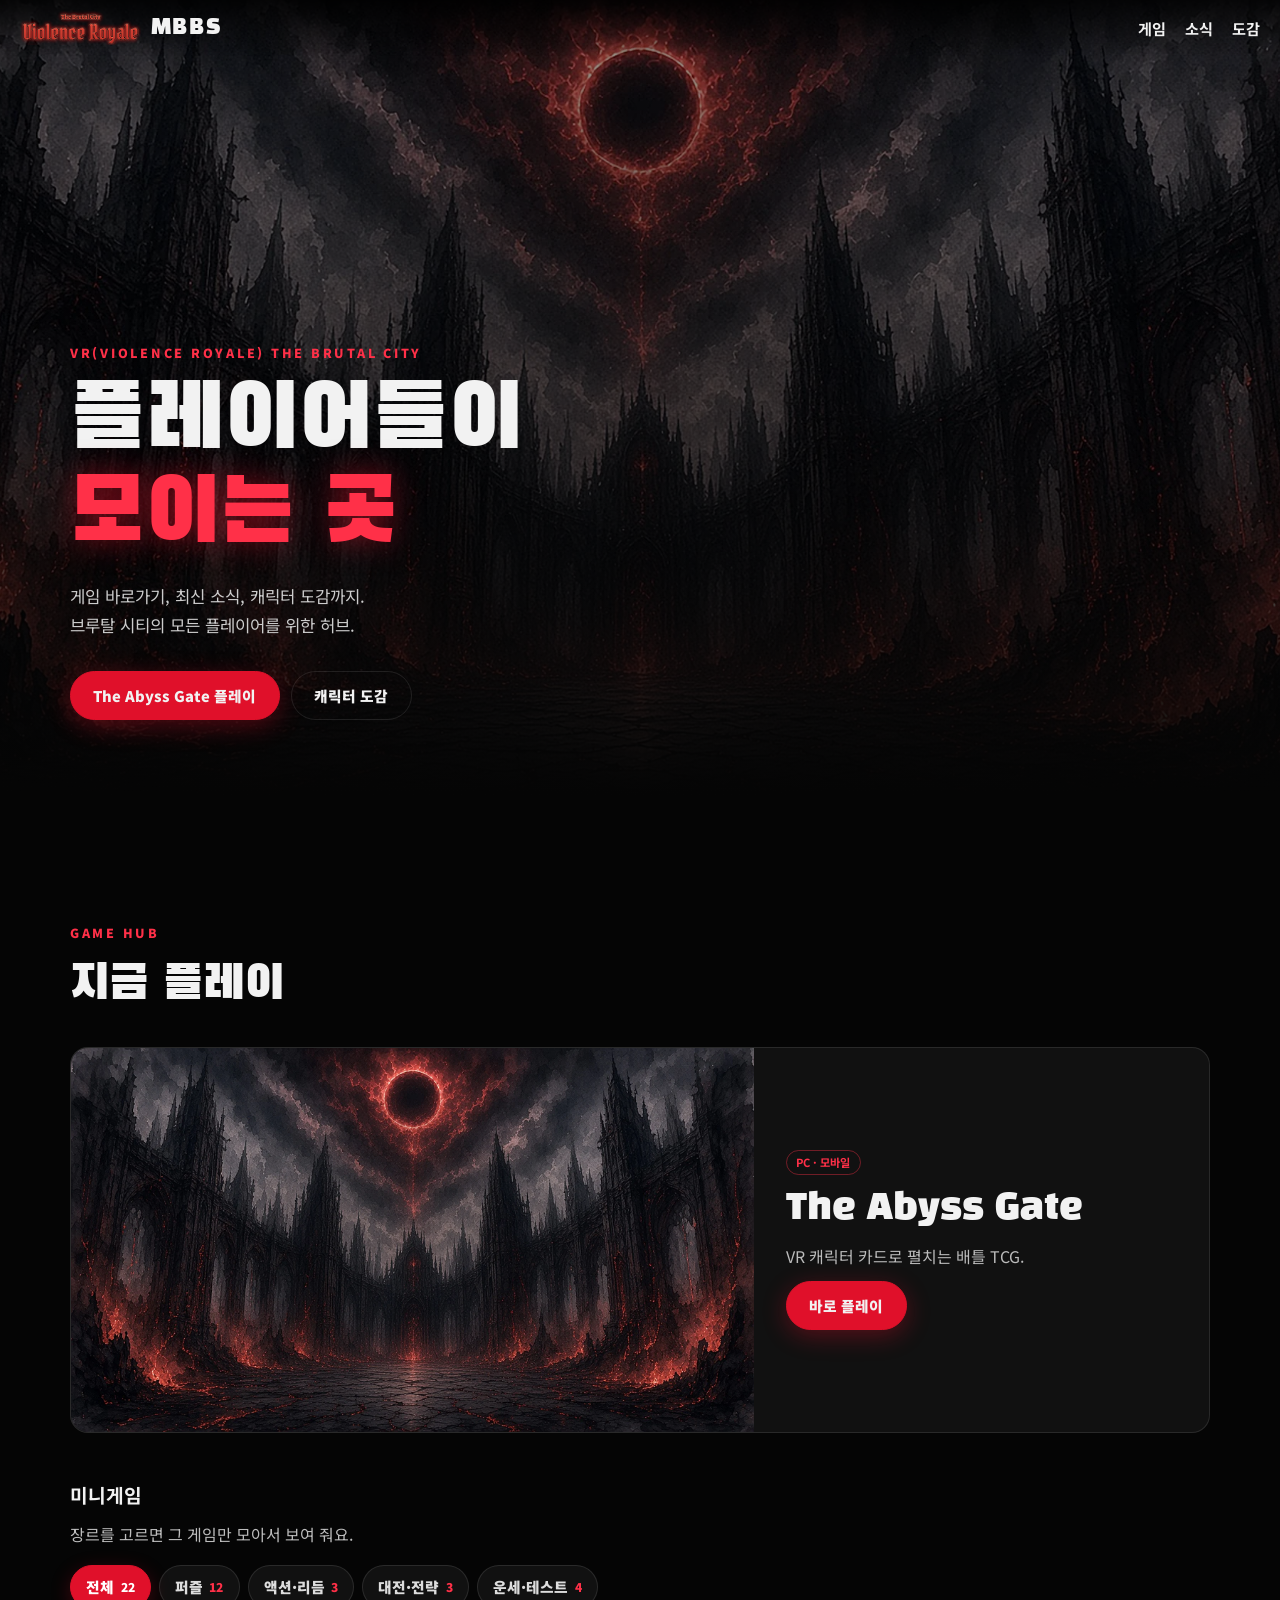
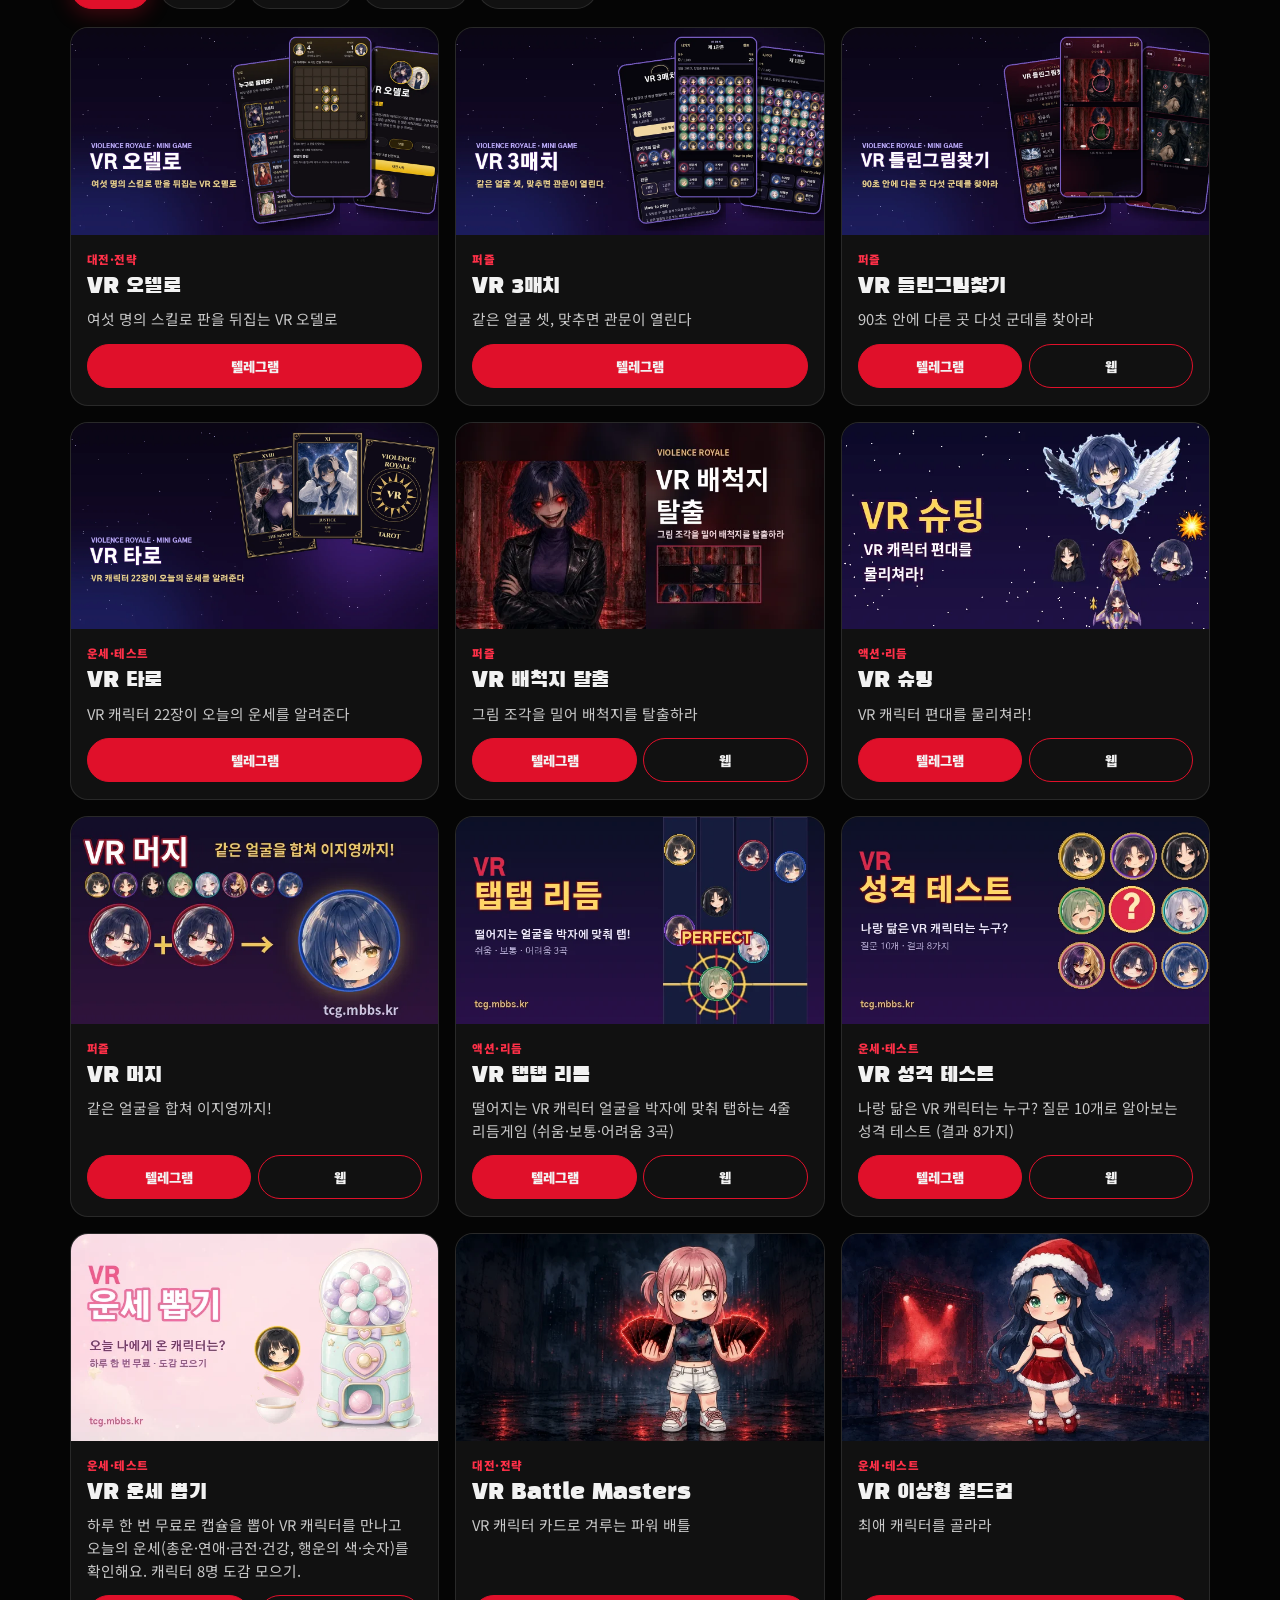
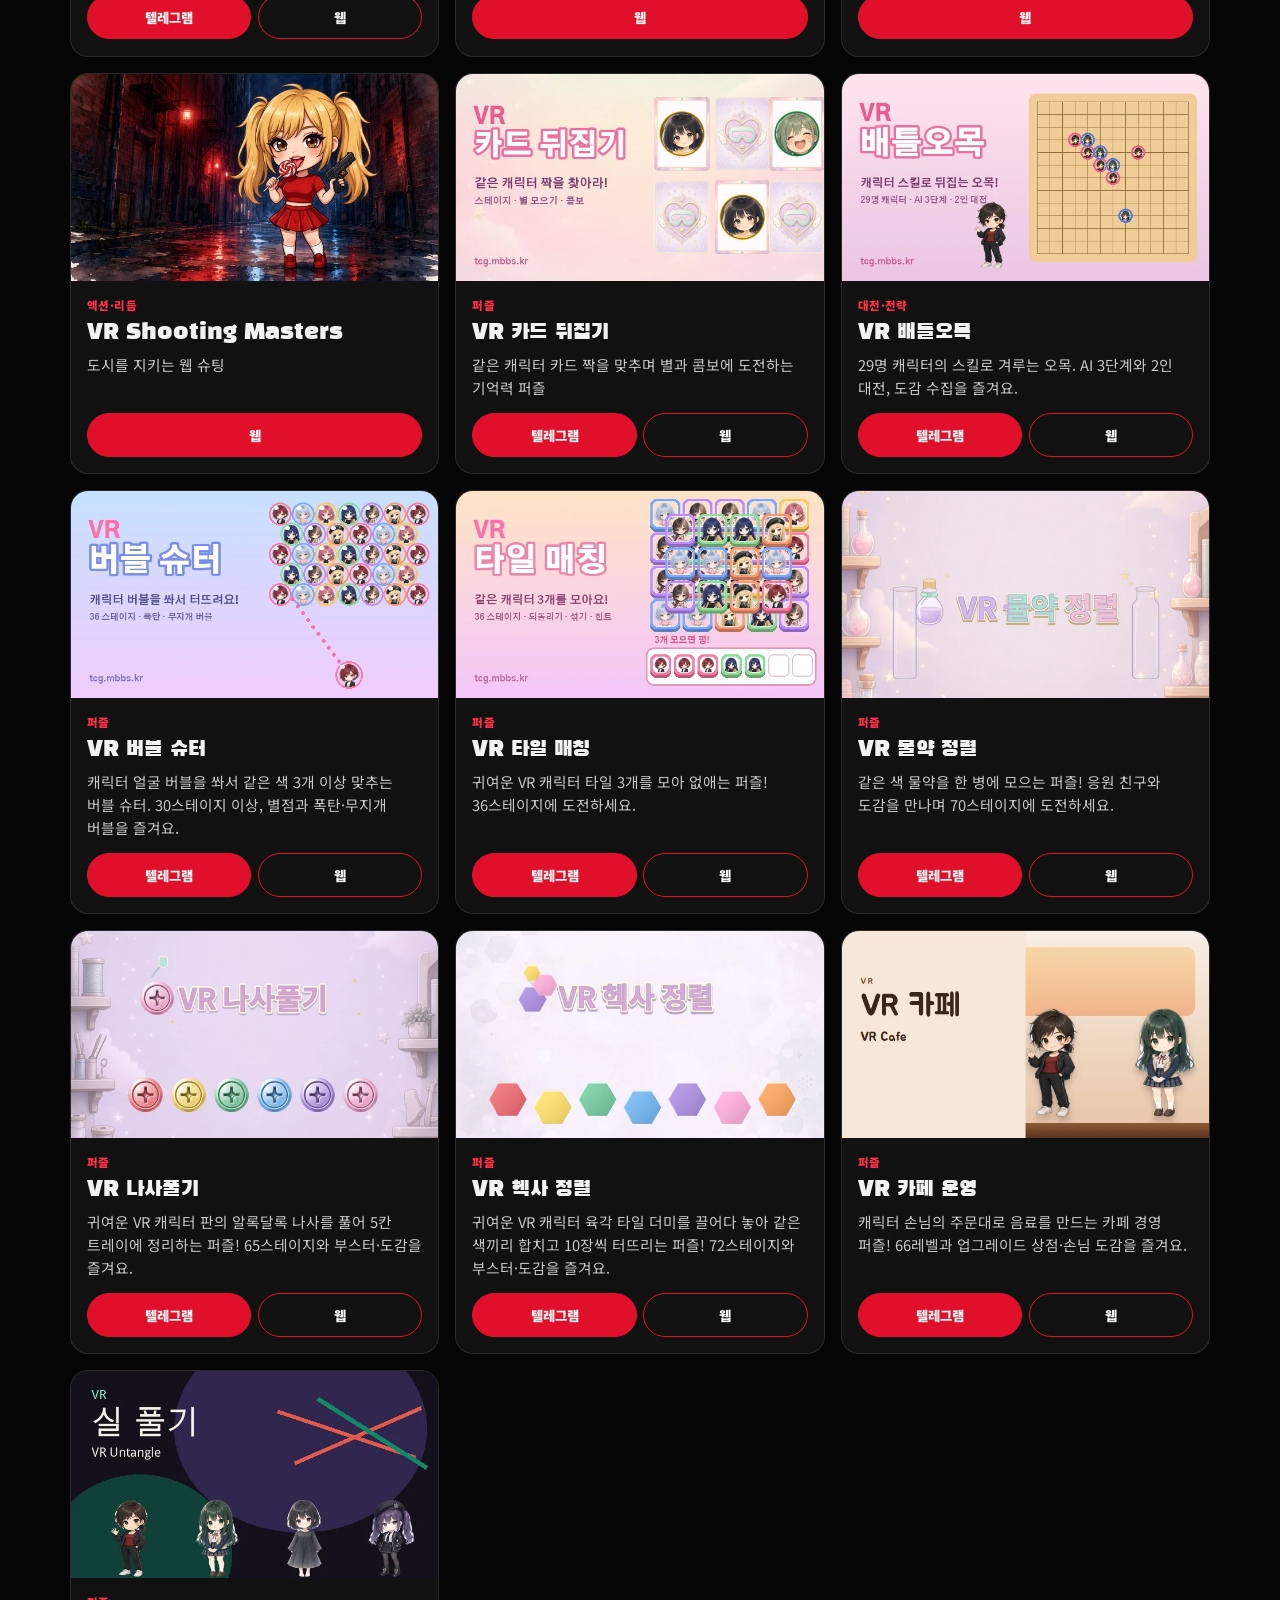
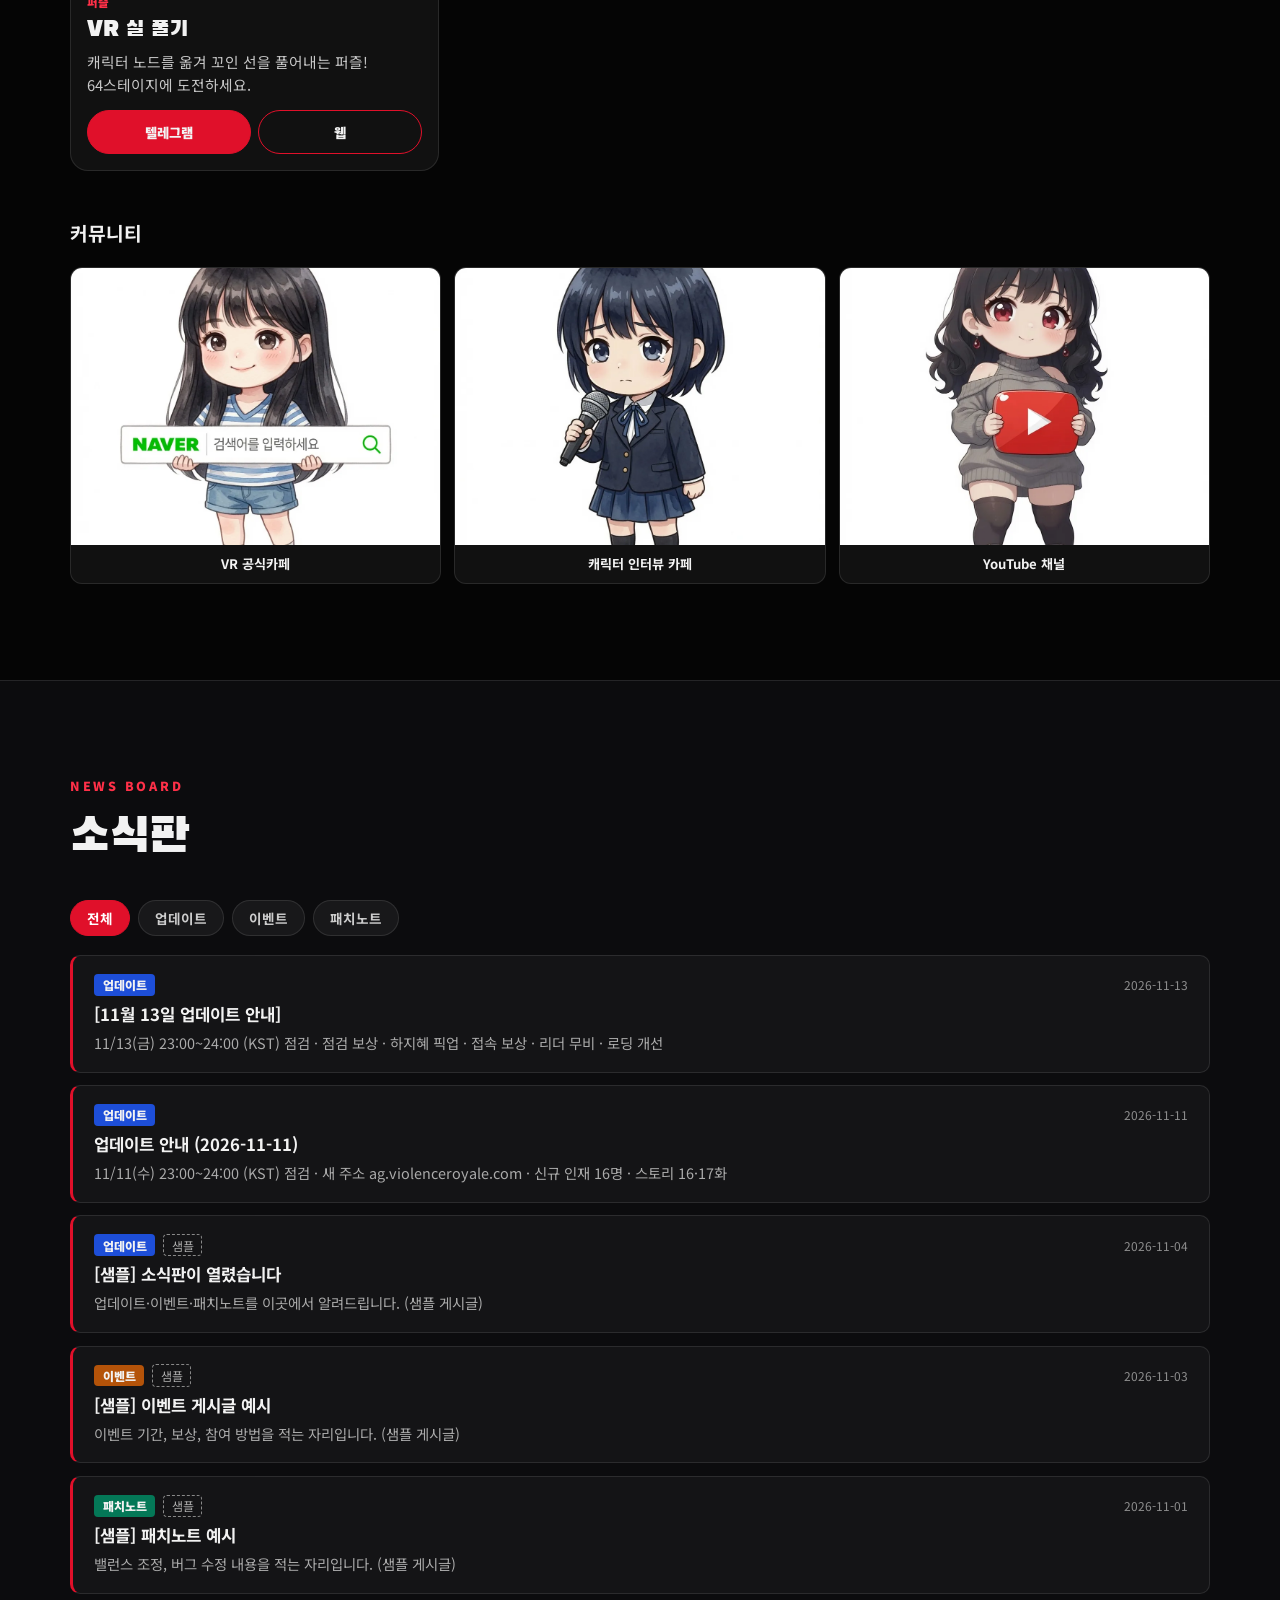
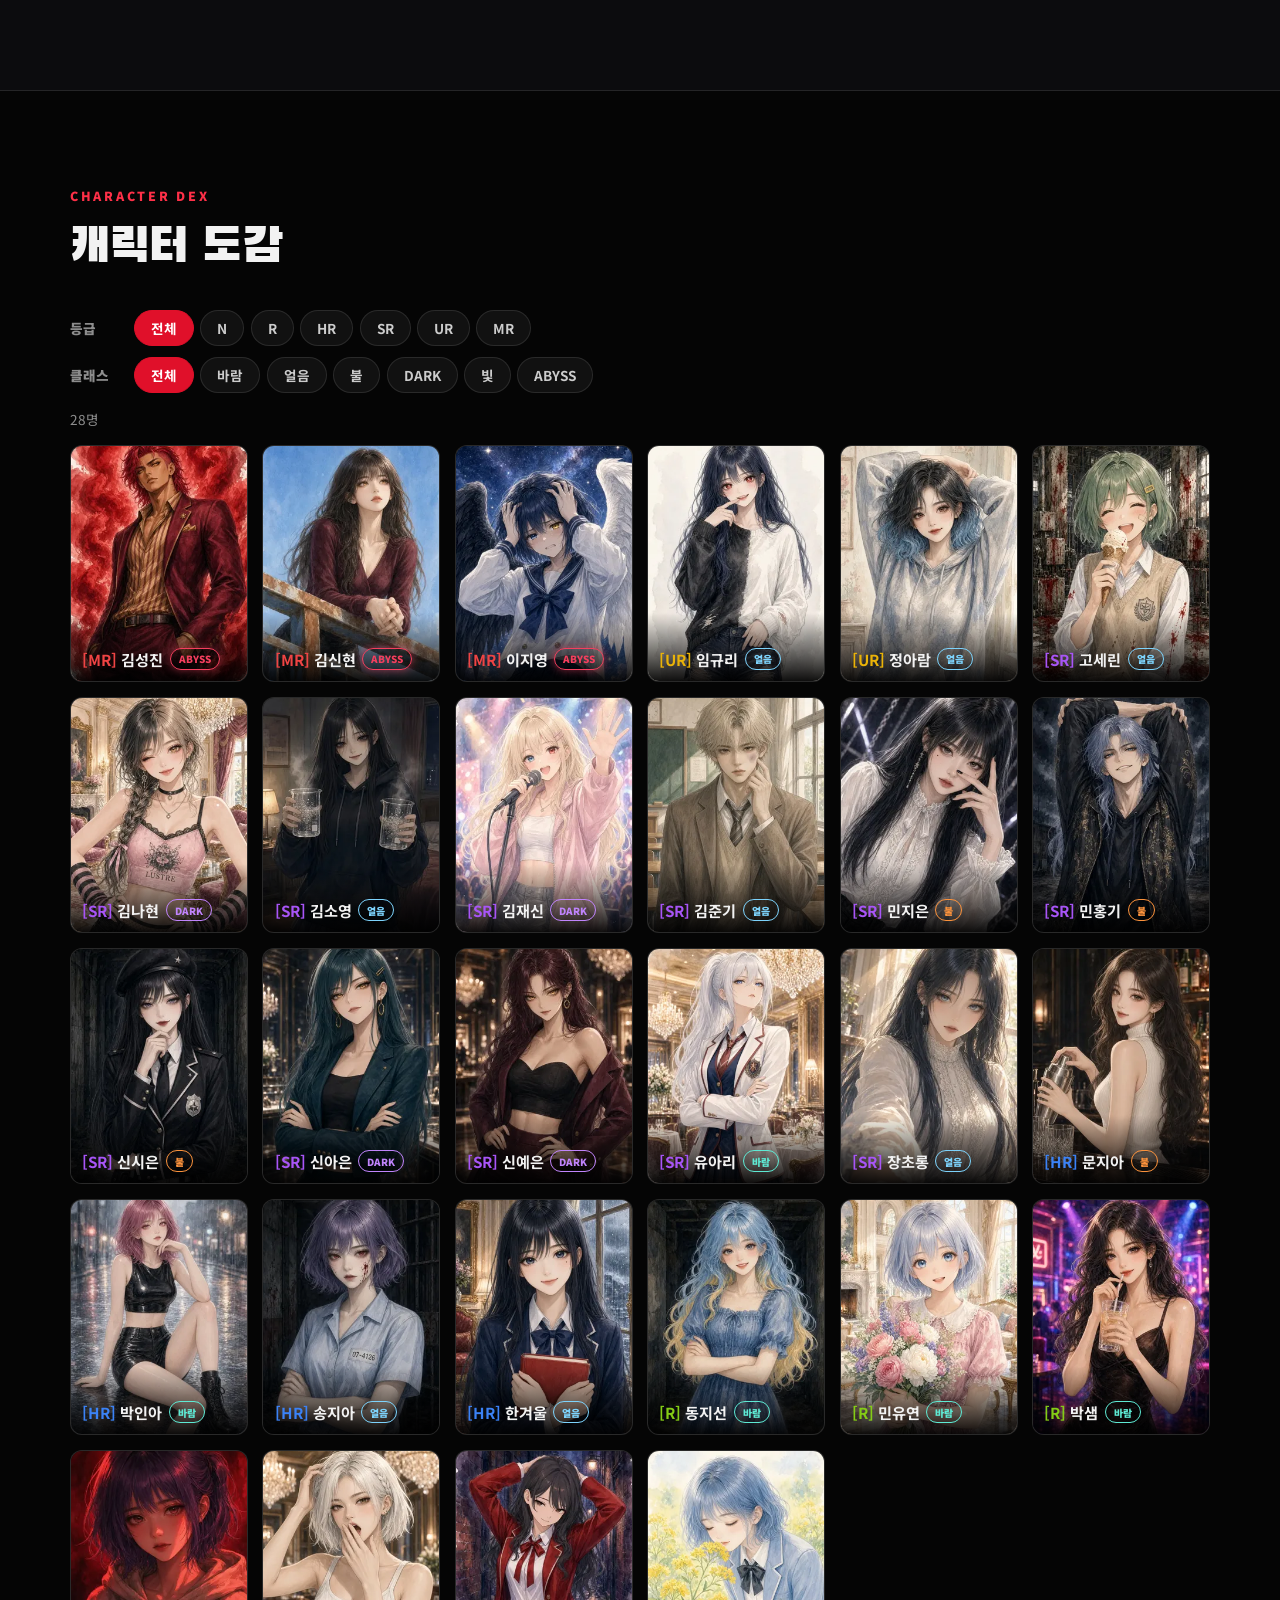
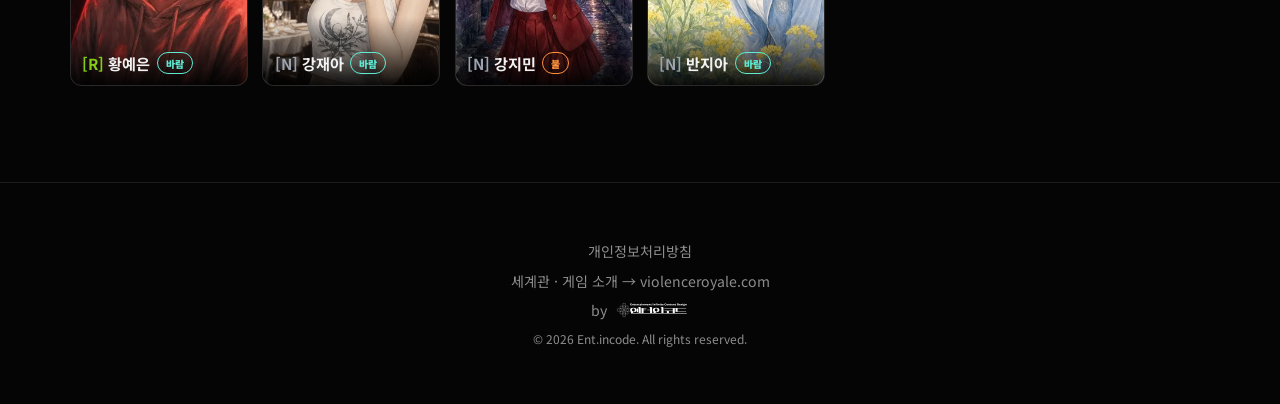
<file: index.html>
<!doctype html><html lang="ko"><head><meta charset="utf-8">
<meta name="viewport" content="width=device-width,initial-scale=1">
<title>MBBS.KR | VR(Violence Royale) The Brutal City 플레이어 허브</title>
<meta name="description" content="MBBS.KR은 VR 브루탈 시티의 플레이어 허브입니다. 게임 허브와 미니게임, 소식판, 캐릭터 도감을 한곳에서 만나 보세요.">
<meta name="keywords" content="Violence Royale, The Brutal City, The Abyss Gate, 어비스게이트, VR 오델로, VR 3매치, VR 틀린그림찾기, VR 타로, 캐릭터 도감, MBBS">
<link rel="canonical" href="https://mbbs.kr/">
<meta property="og:type" content="website">
<meta property="og:site_name" content="MBBS.KR">
<meta property="og:locale" content="ko_KR">
<meta property="og:url" content="https://mbbs.kr/">
<meta property="og:title" content="MBBS.KR — VR The Brutal City 플레이어 허브">
<meta property="og:description" content="MBBS.KR은 VR 브루탈 시티의 플레이어 허브입니다. 게임 허브와 미니게임, 소식판, 캐릭터 도감을 한곳에서 만나 보세요.">
<meta property="og:image" content="https://mbbs.kr/img/og-share.jpg">
<meta property="og:image:width" content="1200">
<meta property="og:image:height" content="630">
<meta name="twitter:card" content="summary_large_image">
<meta name="twitter:title" content="MBBS.KR — VR The Brutal City 플레이어 허브">
<meta name="twitter:description" content="MBBS.KR은 VR 브루탈 시티의 플레이어 허브입니다. 게임 허브와 미니게임, 소식판, 캐릭터 도감을 한곳에서 만나 보세요.">
<meta name="twitter:image" content="https://mbbs.kr/img/og-share.jpg">
<link rel="icon" type="image/webp" href="img/favicon.webp">
<link rel="apple-touch-icon" href="img/apple-touch-icon.png">
<link rel="preconnect" href="https://fonts.googleapis.com"><link rel="preconnect" href="https://fonts.gstatic.com" crossorigin>
<link href="https://fonts.googleapis.com/css2?family=Black+Han+Sans&family=Noto+Sans+KR:wght@400;700;900&display=swap" rel="stylesheet">
<link rel="stylesheet" href="style.css?v=81176b71cd31">
<script async src="https://www.googletagmanager.com/gtag/js?id=G-9WVC443VE6"></script>
<script>window.dataLayer=window.dataLayer||[];function gtag(){dataLayer.push(arguments);}gtag('js',new Date());gtag('config','G-9WVC443VE6');</script>
<script type="text/javascript">(function(c,l,a,r,i,t,y){c[a]=c[a]||function(){(c[a].q=c[a].q||[]).push(arguments)};t=l.createElement(r);t.async=1;t.src="https://www.clarity.ms/tag/"+i;y=l.getElementsByTagName(r)[0];y.parentNode.insertBefore(t,y);})(window, document, "clarity", "script", "zbawtgawtd");</script>
<script type="application/ld+json">{"@context":"https://schema.org","@graph":[{"@type":"WebSite","@id":"https://mbbs.kr/#website","url":"https://mbbs.kr/","name":"MBBS.KR","description":"MBBS.KR은 VR 브루탈 시티의 플레이어 허브입니다. 게임 허브와 미니게임, 소식판, 캐릭터 도감을 한곳에서 만나 보세요.","inLanguage":"ko-KR","publisher":{"@id":"https://entincode.co.kr/#organization"}},{"@type":"Organization","@id":"https://entincode.co.kr/#organization","name":"Ent.incode","url":"https://entincode.co.kr/","sameAs":["https://violenceroyale.com/","https://entincode.co.kr/"]}]}</script>
</head><body>
<header class="nav"><a class="brand" href="#top"><img src="assets/img/vr-logo.webp" alt="Violence Royale"><span>MBBS</span></a>
<nav><a href="#games">게임</a><a href="#news">소식</a><a href="#dex">도감</a></nav></header>
<section class="hero" id="top"><div class="hero-in">
<p class="kicker">VR(Violence Royale) The Brutal City</p>
<h1>플레이어들이<br><em>모이는 곳</em></h1>
<p class="lead">게임 바로가기, 최신 소식, 캐릭터 도감까지.<br>브루탈 시티의 모든 플레이어를 위한 허브.</p>
<div class="cta"><a class="btn red" href="https://tcg.mbbs.kr" target="_blank" rel="noopener">The Abyss Gate 플레이</a><a class="btn ghost" href="#dex">캐릭터 도감</a></div>
</div></section>

<section class="sec" id="games"><div class="wrap">
<p class="kicker">GAME HUB</p><h2>지금 플레이</h2>
<a class="feat" href="https://tcg.mbbs.kr" target="_blank" rel="noopener"><img src="assets/img/bg-tower_boss_pc.webp" alt="The Abyss Gate" loading="lazy"><div><span class="tag">PC · 모바일</span><h3>The Abyss Gate</h3><p>VR 캐릭터 카드로 펼치는 배틀 TCG.</p><b class="btn red">바로 플레이</b></div></a>
<div class="mg-catalog" id="mgCatalog">
<h3 class="sub">미니게임</h3>
<p class="mg-lead">장르를 고르면 그 게임만 모아서 보여 줘요.</p>
<div class="mg-tabs" id="mgTabs" role="tablist" aria-label="미니게임 장르">
 <a class="mg-tab" role="tab" id="mgcat-all" href="#games" data-cat="all" aria-selected="true" aria-controls="mgGrid">전체 <span class="mg-n"></span></a>
 <a class="mg-tab" role="tab" id="mgcat-puzzle" href="?mg=puzzle#games" data-cat="puzzle" aria-selected="false" aria-controls="mgGrid">퍼즐 <span class="mg-n"></span></a>
 <a class="mg-tab" role="tab" id="mgcat-action" href="?mg=action#games" data-cat="action" aria-selected="false" aria-controls="mgGrid">액션·리듬 <span class="mg-n"></span></a>
 <a class="mg-tab" role="tab" id="mgcat-versus" href="?mg=versus#games" data-cat="versus" aria-selected="false" aria-controls="mgGrid">대전·전략 <span class="mg-n"></span></a>
 <a class="mg-tab" role="tab" id="mgcat-fortune" href="?mg=fortune#games" data-cat="fortune" aria-selected="false" aria-controls="mgGrid">운세·테스트 <span class="mg-n"></span></a>
</div>
<p class="sr" id="mgLive" aria-live="polite"></p>
<div class="mg-grid" id="mgGrid" role="tabpanel" aria-labelledby="mgcat-all">
 <article class="mg-card" data-id="othello" data-cat="versus"><img src="assets/img/mg-othello.webp" alt="VR 오델로" loading="lazy"><div class="mg-body"><p class="mg-k">대전·전략</p><h4>VR 오델로</h4><p class="mg-d">여섯 명의 스킬로 판을 뒤집는 VR 오델로</p><div class="mg-plats"><a class="plat" href="https://t.me/abyss_othello_bot" target="_blank" rel="noopener">텔레그램</a></div></div></article>
 <article class="mg-card" data-id="match3" data-cat="puzzle"><img src="assets/img/mg-match3.webp" alt="VR 3매치" loading="lazy"><div class="mg-body"><p class="mg-k">퍼즐</p><h4>VR 3매치</h4><p class="mg-d">같은 얼굴 셋, 맞추면 관문이 열린다</p><div class="mg-plats"><a class="plat" href="https://t.me/VRMatch_bot" target="_blank" rel="noopener">텔레그램</a></div></div></article>
 <article class="mg-card" data-id="spotdiff" data-cat="puzzle"><img src="assets/img/mg-spotdiff.webp" alt="VR 틀린그림찾기" loading="lazy"><div class="mg-body"><p class="mg-k">퍼즐</p><h4>VR 틀린그림찾기</h4><p class="mg-d">90초 안에 다른 곳 다섯 군데를 찾아라</p><div class="mg-plats"><a class="plat" href="https://t.me/VR_spot_choose_bot" target="_blank" rel="noopener">텔레그램</a><a class="plat" href="https://vrdifferentfindsweb.netlify.app/" target="_blank" rel="noopener">웹</a></div></div></article>
 <article class="mg-card" data-id="tarot" data-cat="fortune"><img src="assets/img/mg-tarot.webp" alt="VR 타로" loading="lazy"><div class="mg-body"><p class="mg-k">운세·테스트</p><h4>VR 타로</h4><p class="mg-d">VR 캐릭터 22장이 오늘의 운세를 알려준다</p><div class="mg-plats"><a class="plat" href="https://t.me/VR_tarot_bot/play" target="_blank" rel="noopener">텔레그램</a></div></div></article>
 <article class="mg-card" data-id="escape" data-cat="puzzle"><img src="assets/img/mg-escape.webp" alt="VR 배척지 탈출" loading="lazy"><div class="mg-body"><p class="mg-k">퍼즐</p><h4>VR 배척지 탈출</h4><p class="mg-d">그림 조각을 밀어 배척지를 탈출하라</p><div class="mg-plats"><a class="plat" href="https://t.me/VR_escape_bot/play" target="_blank" rel="noopener">텔레그램</a><a class="plat" href="https://vr-escape.pages.dev/" target="_blank" rel="noopener">웹</a></div></div></article>
 <article class="mg-card" data-id="shooting" data-cat="action"><img src="assets/img/mg-shooting.webp" alt="VR 슈팅" loading="lazy"><div class="mg-body"><p class="mg-k">액션·리듬</p><h4>VR 슈팅</h4><p class="mg-d">VR 캐릭터 편대를 물리쳐라!</p><div class="mg-plats"><a class="plat" href="https://t.me/VR_shooting_bot/play" target="_blank" rel="noopener">텔레그램</a><a class="plat" href="https://vr-shooting-el2.pages.dev/" target="_blank" rel="noopener">웹</a></div></div></article>
 <article class="mg-card" data-id="merge" data-cat="puzzle"><img src="assets/img/mg-merge.webp" alt="VR 머지" loading="lazy"><div class="mg-body"><p class="mg-k">퍼즐</p><h4>VR 머지</h4><p class="mg-d">같은 얼굴을 합쳐 이지영까지!</p><div class="mg-plats"><a class="plat" href="https://t.me/VR_Merge_bot/play" target="_blank" rel="noopener">텔레그램</a><a class="plat" href="https://vr-merge.pages.dev" target="_blank" rel="noopener">웹</a></div></div></article>
 <article class="mg-card" data-id="taptap" data-cat="action"><img src="assets/img/mg-taptap.webp" alt="VR 탭탭 리듬" loading="lazy"><div class="mg-body"><p class="mg-k">액션·리듬</p><h4>VR 탭탭 리듬</h4><p class="mg-d">떨어지는 VR 캐릭터 얼굴을 박자에 맞춰 탭하는 4줄 리듬게임 (쉬움·보통·어려움 3곡)</p><div class="mg-plats"><a class="plat" href="https://t.me/VR_TAP_TAP_RHYTHM_bot/play" target="_blank" rel="noopener">텔레그램</a><a class="plat" href="https://vr-taptap.pages.dev" target="_blank" rel="noopener">웹</a></div></div></article>
 <article class="mg-card" data-id="persona" data-cat="fortune"><img src="assets/img/mg-persona.webp" alt="VR 성격 테스트" loading="lazy"><div class="mg-body"><p class="mg-k">운세·테스트</p><h4>VR 성격 테스트</h4><p class="mg-d">나랑 닮은 VR 캐릭터는 누구? 질문 10개로 알아보는 성격 테스트 (결과 8가지)</p><div class="mg-plats"><a class="plat" href="https://t.me/VR_personality_bot/play" target="_blank" rel="noopener">텔레그램</a><a class="plat" href="https://vr-persona.pages.dev" target="_blank" rel="noopener">웹</a></div></div></article>
 <article class="mg-card" data-id="fortune" data-cat="fortune"><img src="assets/img/mg-fortune.webp" alt="VR 운세 뽑기" loading="lazy"><div class="mg-body"><p class="mg-k">운세·테스트</p><h4>VR 운세 뽑기</h4><p class="mg-d">하루 한 번 무료로 캡슐을 뽑아 VR 캐릭터를 만나고 오늘의 운세(총운·연애·금전·건강, 행운의 색·숫자)를 확인해요. 캐릭터 8명 도감 모으기.</p><div class="mg-plats"><a class="plat" href="https://t.me/VR_today_luck_bot/play" target="_blank" rel="noopener">텔레그램</a><a class="plat" href="https://vr-fortune.pages.dev" target="_blank" rel="noopener">웹</a></div></div></article>
 <article class="mg-card" data-id="battle" data-cat="versus"><img src="assets/img/mg-battle.webp" alt="VR Battle Masters" loading="lazy"><div class="mg-body"><p class="mg-k">대전·전략</p><h4>VR Battle Masters</h4><p class="mg-d">VR 캐릭터 카드로 겨루는 파워 배틀</p><div class="mg-plats"><a class="plat" href="https://battle.mbbs.kr/" target="_blank" rel="noopener">웹</a></div></div></article>
 <article class="mg-card" data-id="wcup" data-cat="fortune"><img src="assets/img/mg-worldcup.webp" alt="VR 이상형 월드컵" loading="lazy"><div class="mg-body"><p class="mg-k">운세·테스트</p><h4>VR 이상형 월드컵</h4><p class="mg-d">최애 캐릭터를 골라라</p><div class="mg-plats"><a class="plat" href="https://wcup.mbbs.kr/" target="_blank" rel="noopener">웹</a></div></div></article>
 <article class="mg-card" data-id="shootmasters" data-cat="action"><img src="assets/img/mg-shootmasters.webp" alt="VR Shooting Masters" loading="lazy"><div class="mg-body"><p class="mg-k">액션·리듬</p><h4>VR Shooting Masters</h4><p class="mg-d">도시를 지키는 웹 슈팅</p><div class="mg-plats"><a class="plat" href="https://shoot.mbbs.kr/" target="_blank" rel="noopener">웹</a></div></div></article>
 <article class="mg-card" data-id="cardflip" data-cat="puzzle"><img src="assets/img/mg-cardflip.webp" alt="VR 카드 뒤집기" loading="lazy"><div class="mg-body"><p class="mg-k">퍼즐</p><h4>VR 카드 뒤집기</h4><p class="mg-d">같은 캐릭터 카드 짝을 맞추며 별과 콤보에 도전하는 기억력 퍼즐</p><div class="mg-plats"><a class="plat" href="https://t.me/VR_brain_test_bot/play" target="_blank" rel="noopener">텔레그램</a><a class="plat" href="https://vr-card.pages.dev" target="_blank" rel="noopener">웹</a></div></div></article>
 <article class="mg-card" data-id="gomoku" data-cat="versus"><img src="assets/img/mg-gomoku.webp" alt="VR 배틀오목" loading="lazy"><div class="mg-body"><p class="mg-k">대전·전략</p><h4>VR 배틀오목</h4><p class="mg-d">29명 캐릭터의 스킬로 겨루는 오목. AI 3단계와 2인 대전, 도감 수집을 즐겨요.</p><div class="mg-plats"><a class="plat" href="https://t.me/VR_gomoku_bot/play" target="_blank" rel="noopener">텔레그램</a><a class="plat" href="https://vr-gomoku.pages.dev" target="_blank" rel="noopener">웹</a></div></div></article>
 <article class="mg-card" data-id="bubble" data-cat="puzzle"><img src="assets/img/mg-bubble.webp" alt="VR 버블 슈터" loading="lazy"><div class="mg-body"><p class="mg-k">퍼즐</p><h4>VR 버블 슈터</h4><p class="mg-d">캐릭터 얼굴 버블을 쏴서 같은 색 3개 이상 맞추는 버블 슈터. 30스테이지 이상, 별점과 폭탄·무지개 버블을 즐겨요.</p><div class="mg-plats"><a class="plat" href="https://t.me/VR_BUBBLE_CRUSH_BOT/PLAY" target="_blank" rel="noopener">텔레그램</a><a class="plat" href="https://vr-bubble-4b6.pages.dev" target="_blank" rel="noopener">웹</a></div></div></article>
 <article class="mg-card" data-id="tile" data-cat="puzzle"><img src="assets/img/mg-tile.webp" alt="VR 타일 매칭" loading="lazy"><div class="mg-body"><p class="mg-k">퍼즐</p><h4>VR 타일 매칭</h4><p class="mg-d">귀여운 VR 캐릭터 타일 3개를 모아 없애는 퍼즐! 36스테이지에 도전하세요.</p><div class="mg-plats"><a class="plat" href="https://t.me/VR_TILE_MATCHING_BOT/PLAY" target="_blank" rel="noopener">텔레그램</a><a class="plat" href="https://vr-tile.pages.dev" target="_blank" rel="noopener">웹</a></div></div></article>
 <article class="mg-card" data-id="potion" data-cat="puzzle"><img src="assets/img/mg-potion.webp" alt="VR 물약 정렬" loading="lazy"><div class="mg-body"><p class="mg-k">퍼즐</p><h4>VR 물약 정렬</h4><p class="mg-d">같은 색 물약을 한 병에 모으는 퍼즐! 응원 친구와 도감을 만나며 70스테이지에 도전하세요.</p><div class="mg-plats"><a class="plat" href="https://t.me/VR_FILL_BOTTLE_BOT/PLAY" target="_blank" rel="noopener">텔레그램</a><a class="plat" href="https://vr-potion.pages.dev" target="_blank" rel="noopener">웹</a></div></div></article>
 <article class="mg-card" data-id="screw" data-cat="puzzle"><img src="assets/img/mg-screw.webp" alt="VR 나사풀기" loading="lazy"><div class="mg-body"><p class="mg-k">퍼즐</p><h4>VR 나사풀기</h4><p class="mg-d">귀여운 VR 캐릭터 판의 알록달록 나사를 풀어 5칸 트레이에 정리하는 퍼즐! 65스테이지와 부스터·도감을 즐겨요.</p><div class="mg-plats"><a class="plat" href="https://t.me/VR_solve_screw_bot/play" target="_blank" rel="noopener">텔레그램</a><a class="plat" href="https://vr-screw.pages.dev" target="_blank" rel="noopener">웹</a></div></div></article>
 <article class="mg-card" data-id="hexa" data-cat="puzzle"><img src="assets/img/mg-hexa.webp" alt="VR 헥사 정렬" loading="lazy"><div class="mg-body"><p class="mg-k">퍼즐</p><h4>VR 헥사 정렬</h4><p class="mg-d">귀여운 VR 캐릭터 육각 타일 더미를 끌어다 놓아 같은 색끼리 합치고 10장씩 터뜨리는 퍼즐! 72스테이지와 부스터·도감을 즐겨요.</p><div class="mg-plats"><a class="plat" href="https://t.me/VR_HEXA_bot/play" target="_blank" rel="noopener">텔레그램</a><a class="plat" href="https://vr-hexa.pages.dev" target="_blank" rel="noopener">웹</a></div></div></article>
 <article class="mg-card" data-id="cafe" data-cat="puzzle"><img src="assets/img/mg-cafe.webp" alt="VR 카페 운영" loading="lazy"><div class="mg-body"><p class="mg-k">퍼즐</p><h4>VR 카페 운영</h4><p class="mg-d">캐릭터 손님의 주문대로 음료를 만드는 카페 경영 퍼즐! 66레벨과 업그레이드 상점·손님 도감을 즐겨요.</p><div class="mg-plats"><a class="plat" href="https://t.me/VR_Cafe_Serving_bot/play" target="_blank" rel="noopener">텔레그램</a><a class="plat" href="https://vr-cafe.pages.dev" target="_blank" rel="noopener">웹</a></div></div></article>
 <article class="mg-card" data-id="untangle" data-cat="puzzle"><img src="assets/img/mg-untangle.webp" alt="VR 실 풀기" loading="lazy"><div class="mg-body"><p class="mg-k">퍼즐</p><h4>VR 실 풀기</h4><p class="mg-d">캐릭터 노드를 옮겨 꼬인 선을 풀어내는 퍼즐! 64스테이지에 도전하세요.</p><div class="mg-plats"><a class="plat" href="https://t.me/VR_Untangle_bot/play" target="_blank" rel="noopener">텔레그램</a><a class="plat" href="https://vr-untangle.pages.dev" target="_blank" rel="noopener">웹</a></div></div></article>
</div>
<div class="mg-empty" id="mgEmpty" hidden><p>이 장르의 게임이 아직 없어요.</p><a href="#games" id="mgReset">전체 게임 보기</a></div>
</div>
<h3 class="sub">커뮤니티</h3>
<div class="more">
 <a href="https://cafe.naver.com/vroyale" target="_blank" rel="noopener"><img src="img/btn_cafe1.webp" alt="" loading="lazy"><span>VR 공식카페</span></a>
 <a href="https://cafe.naver.com/brutalcity" target="_blank" rel="noopener"><img src="img/btn_cafe2.webp" alt="" loading="lazy"><span>캐릭터 인터뷰 카페</span></a>
 <a href="https://www.youtube.com/@mbbs_music" target="_blank" rel="noopener"><img src="img/yt_btn.webp" alt="" loading="lazy"><span>YouTube 채널</span></a>
</div></div></section>

<section class="sec dark" id="news"><div class="wrap">
<p class="kicker">NEWS BOARD</p><h2>소식판</h2>
<div class="tabs" id="newsTabs"><button data-t="all" class="on">전체</button><button data-t="update">업데이트</button><button data-t="event">이벤트</button><button data-t="patch">패치노트</button></div>
<ul class="news" id="newsList"></ul></div></section>

<section class="sec" id="dex"><div class="wrap">
<p class="kicker">CHARACTER DEX</p><h2>캐릭터 도감</h2>
<div class="flt"><span>등급</span><div id="fGrade"></div></div>
<div class="flt"><span>클래스</span><div id="fCls"></div></div>
<p class="cnt" id="dexCnt"></p><div class="dex" id="dexGrid"></div></div></section>

<footer class="ft"><div class="wrap">
<p><a href="/privacy">개인정보처리방침</a></p>
<p><a href="https://violenceroyale.com" target="_blank" rel="noopener">세계관 · 게임 소개 → violenceroyale.com</a></p>
<p><a class="ent" href="https://entincode.co.kr" target="_blank" rel="noopener">by <img src="assets/img/entincode_white.svg" alt="Ent.incode"></a></p>
<p class="c">© 2026 Ent.incode. All rights reserved.</p></div></footer>
<script src="data/news.js"></script><script src="data/characters.js"></script><script src="data/minigames.js?v=8e021a2e8b73"></script><script src="minigames.js?v=b08b2ced1158"></script><script src="main.js"></script><script src="assets/track.js?v=f74cc2121931" defer></script>
</body></html>
</file>
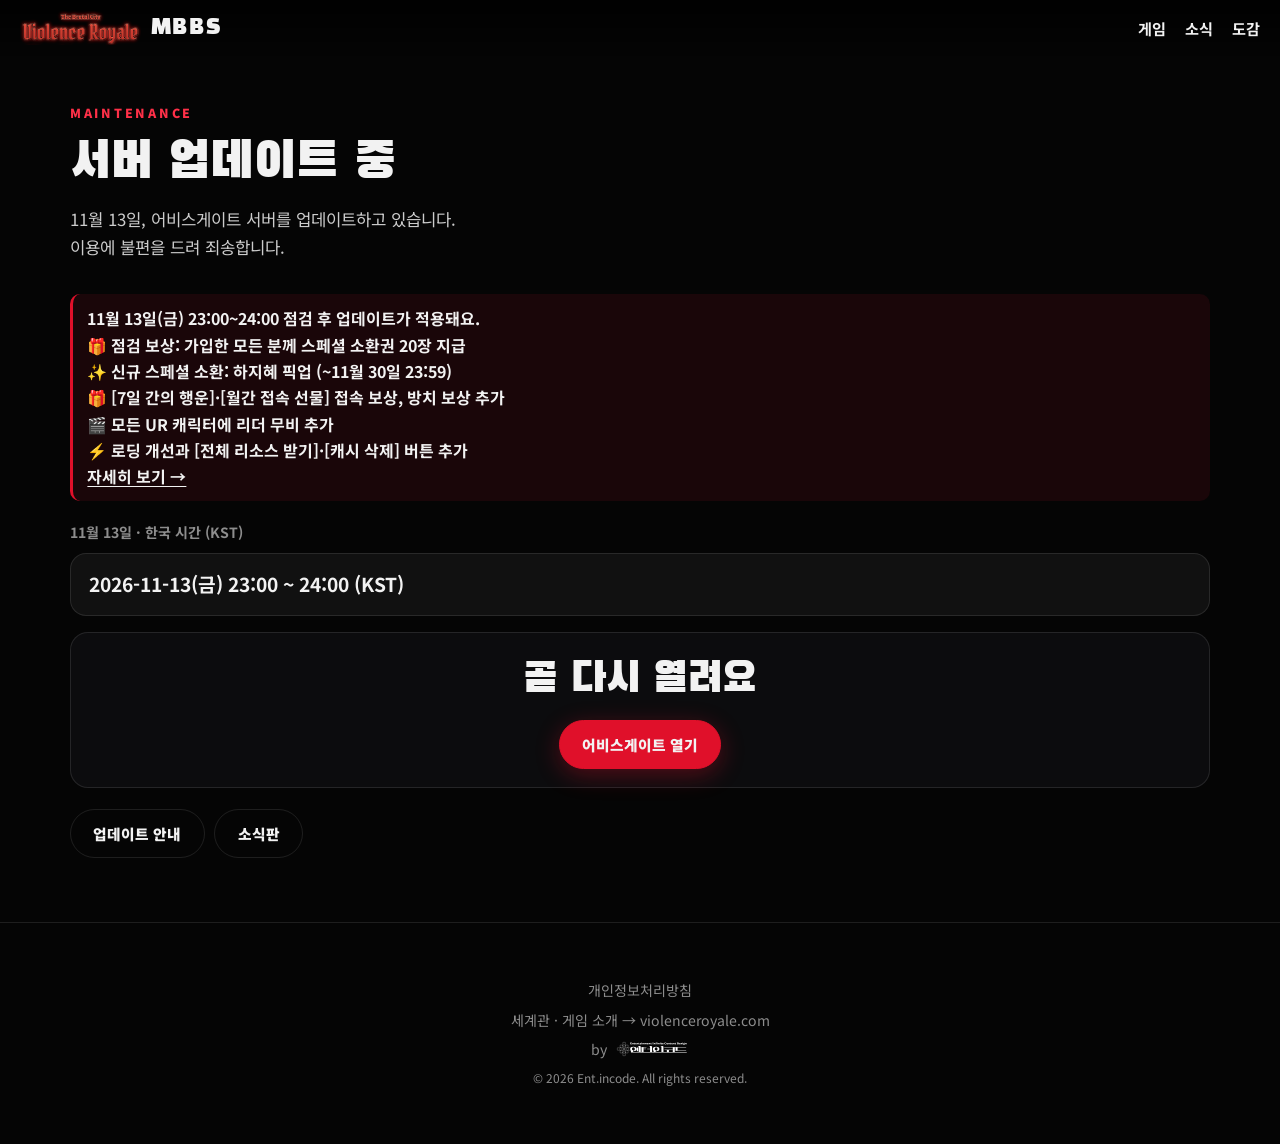
<file: maintenance.html>
<!doctype html><html lang="ko"><head><meta charset="utf-8">
<meta name="viewport" content="width=device-width,initial-scale=1">
<title>서버 업데이트 중 — MBBS.KR</title>
<meta name="description" content="서버 업데이트 중입니다. 시작 예정과 종료 예정은 한국 시간(KST)입니다.">
<meta name="robots" content="noindex">
<link rel="icon" type="image/webp" href="/img/favicon.webp">
<link rel="apple-touch-icon" href="/img/apple-touch-icon.png">
<link rel="preconnect" href="https://fonts.googleapis.com"><link rel="preconnect" href="https://fonts.gstatic.com" crossorigin>
<link href="https://fonts.googleapis.com/css2?family=Black+Han+Sans&family=Noto+Sans+KR:wght@400;700;900&display=swap" rel="stylesheet">
<link rel="stylesheet" href="/style.css?v=81176b71cd31">
<script async src="https://www.googletagmanager.com/gtag/js?id=G-9WVC443VE6"></script>
<script>window.dataLayer=window.dataLayer||[];function gtag(){dataLayer.push(arguments);}gtag('js',new Date());gtag('config','G-9WVC443VE6');</script>
<script type="text/javascript">(function(c,l,a,r,i,t,y){c[a]=c[a]||function(){(c[a].q=c[a].q||[]).push(arguments)};t=l.createElement(r);t.async=1;t.src="https://www.clarity.ms/tag/"+i;y=l.getElementsByTagName(r)[0];y.parentNode.insertBefore(t,y);})(window, document, "clarity", "script", "zbawtgawtd");</script>
<style>
main.page{padding:6.5rem 0 4rem}
.page h1{font-size:clamp(2rem,6vw,3.2rem);line-height:1.15;margin-bottom:.7rem}
.page .lead{margin-top:.4rem}
.move{margin:.95rem 0 0;padding:.7rem .9rem;border-left:3px solid var(--red);border-radius:10px;background:#e0102a18;line-height:1.65;font-weight:700}
.move a{text-decoration:underline;text-underline-offset:3px}
.kst{color:var(--mut);font-size:.88rem;font-weight:700;margin:1.3rem 0 .7rem}
.window{border:1px solid var(--line);border-radius:16px;background:#111;padding:1rem 1.1rem;font-size:clamp(1rem,2.6vw,1.2rem);font-weight:700;line-height:1.5}
.count{margin:1rem 0 0;padding:1.25rem 1rem 1.15rem;border:1px solid var(--line);border-radius:18px;background:#0c0c0e;text-align:center}
.count .cap{color:var(--red2);font-weight:900;letter-spacing:.16em;font-size:.78rem}
.count .left{font-family:'Black Han Sans',sans-serif;font-size:clamp(1.8rem,6vw,2.8rem);line-height:1.25;margin-top:.35rem}
.soon{font-family:'Black Han Sans',sans-serif;font-size:clamp(1.8rem,5vw,2.6rem);line-height:1.2;margin:.2rem 0 .9rem}
.hint,.extra{color:var(--mut);font-size:.9rem;line-height:1.6;margin-top:.9rem}
.links{display:flex;flex-wrap:wrap;gap:.6rem;margin-top:1.3rem}
.links a{min-height:44px}
@media(max-width:600px){main.page{padding:5.2rem 0 3rem}}
</style>
</head><body>
<header class="nav"><a class="brand" href="/"><img src="/assets/img/vr-logo.webp" alt="Violence Royale"><span>MBBS</span></a>
<nav><a href="/#games">게임</a><a href="/#news">소식</a><a href="/#dex">도감</a></nav></header>
<main class="sec page"><div class="wrap">
<p class="kicker">Maintenance</p>
<h1>서버 업데이트 중</h1>
<p class="lead">11월 13일, 어비스게이트 서버를 업데이트하고 있습니다.<br>이용에 불편을 드려 죄송합니다.</p>
<p class="move">11월 13일(금) 23:00~24:00 점검 후 업데이트가 적용돼요.<br>
🎁 점검 보상: 가입한 모든 분께 스페셜 소환권 20장 지급<br>
✨ 신규 스페셜 소환: 하지혜 픽업 (~11월 30일 23:59)<br>
🎁 [7일 간의 행운]·[월간 접속 선물] 접속 보상, 방치 보상 추가<br>
🎬 모든 UR 캐릭터에 리더 무비 추가<br>
⚡ 로딩 개선과 [전체 리소스 받기]·[캐시 삭제] 버튼 추가<br>
<a href="/news/update-20261113">자세히 보기 →</a></p>
<p class="kst">11월 13일 · 한국 시간 (KST)</p>
<p class="window" id="maintWindow">시간을 확인하고 있습니다</p>
<div class="count" id="maintLive" aria-live="off">
<p class="cap" id="maintCap">종료까지</p>
<p class="left" id="maintLeft">—</p>
<div id="maintSoon" hidden>
<p class="soon">곧 다시 열려요</p>
<p><a class="btn red" href="https://ag.violenceroyale.com" target="_blank" rel="noopener">어비스게이트 열기</a></p>
</div>
</div>
<p class="hint" id="maintHint"></p>
<p class="extra" id="maintNote" hidden></p>
<div class="links">
<a class="btn ghost" href="/news/update-20261113">업데이트 안내</a>
<a class="btn ghost" href="/#news">소식판</a>
</div>
<noscript><p class="hint">남은 시간을 보려면 자바스크립트가 필요합니다. 시작·종료 시각은 maintenance-config.js에 있습니다.</p></noscript>
</div></main>
<footer class="ft"><div class="wrap">
<p><a href="/privacy">개인정보처리방침</a></p>
<p><a href="https://violenceroyale.com" target="_blank" rel="noopener">세계관 · 게임 소개 → violenceroyale.com</a></p>
<p><a class="ent" href="https://entincode.co.kr" target="_blank" rel="noopener">by <img src="/assets/img/entincode_white.svg" alt="Ent.incode"></a></p>
<p class="c">© 2026 Ent.incode. All rights reserved.</p></div></footer>
<script src="/maintenance-config.js"></script>
<script src="/maintenance.js"></script>
</body></html>
</file>
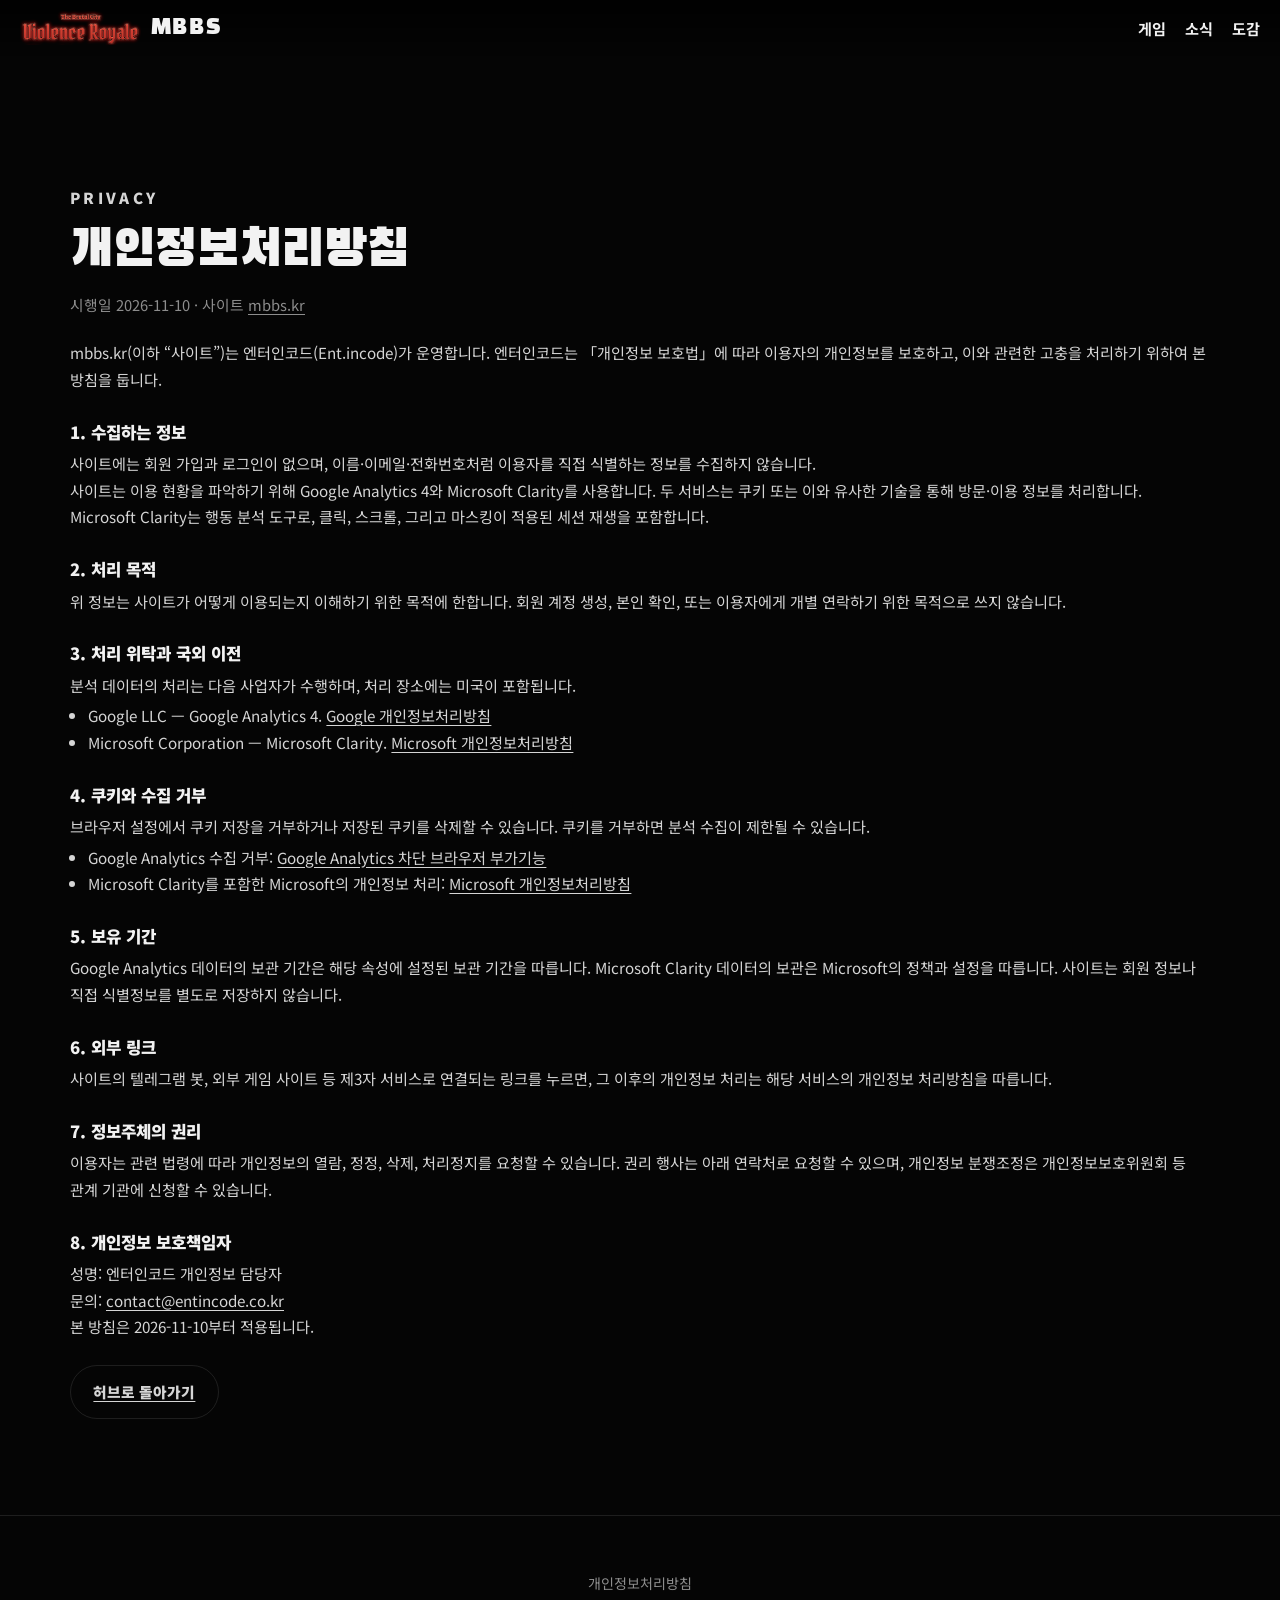
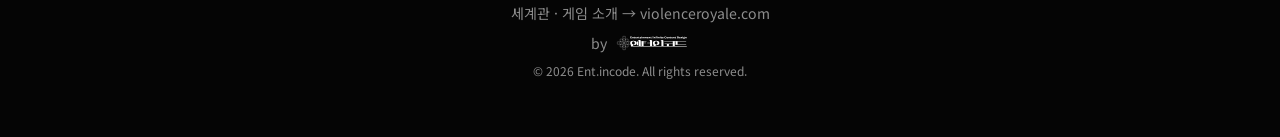
<file: privacy.html>
<!doctype html><html lang="ko"><head><meta charset="utf-8">
<meta name="viewport" content="width=device-width,initial-scale=1">
<title>개인정보처리방침 — MBBS.KR</title>
<meta name="description" content="MBBS.KR(mbbs.kr) 개인정보처리방침. 운영자 엔터인코드(Ent.incode).">
<link rel="canonical" href="https://mbbs.kr/privacy">
<meta property="og:type" content="website">
<meta property="og:site_name" content="MBBS.KR">
<meta property="og:locale" content="ko_KR">
<meta property="og:url" content="https://mbbs.kr/privacy">
<meta property="og:title" content="개인정보처리방침 — MBBS.KR">
<meta property="og:description" content="MBBS.KR 개인정보처리방침. 운영자 엔터인코드(Ent.incode).">
<meta property="og:image" content="https://mbbs.kr/img/og-share.jpg">
<meta name="twitter:card" content="summary_large_image">
<meta name="twitter:title" content="개인정보처리방침 — MBBS.KR">
<meta name="twitter:description" content="MBBS.KR 개인정보처리방침. 운영자 엔터인코드(Ent.incode).">
<meta name="twitter:image" content="https://mbbs.kr/img/og-share.jpg">
<link rel="icon" type="image/webp" href="img/favicon.webp">
<link rel="apple-touch-icon" href="img/apple-touch-icon.png">
<link rel="preconnect" href="https://fonts.googleapis.com"><link rel="preconnect" href="https://fonts.gstatic.com" crossorigin>
<link href="https://fonts.googleapis.com/css2?family=Black+Han+Sans&family=Noto+Sans+KR:wght@400;700;900&display=swap" rel="stylesheet">
<link rel="stylesheet" href="style.css?v=81176b71cd31">
<script async src="https://www.googletagmanager.com/gtag/js?id=G-9WVC443VE6"></script>
<script>window.dataLayer=window.dataLayer||[];function gtag(){dataLayer.push(arguments);}gtag('js',new Date());gtag('config','G-9WVC443VE6');</script>
<script type="text/javascript">(function(c,l,a,r,i,t,y){c[a]=c[a]||function(){(c[a].q=c[a].q||[]).push(arguments)};t=l.createElement(r);t.async=1;t.src="https://www.clarity.ms/tag/"+i;y=l.getElementsByTagName(r)[0];y.parentNode.insertBefore(t,y);})(window, document, "clarity", "script", "zbawtgawtd");</script>
<style>
.pv{padding-top:5.5rem}
.pv h1{font-size:clamp(2rem,6vw,3.2rem);line-height:1.15;margin-bottom:.7rem}
.pv .meta{color:var(--mut);font-size:.92rem;margin:0 0 1.4rem;line-height:1.6}
.pv h2{font-family:'Noto Sans KR',sans-serif;font-weight:900;font-size:1.05rem;margin:1.7rem 0 .4rem}
.pv p,.pv li{color:#d5d5d5;font-size:.95rem;line-height:1.75}
.pv ul{margin:.25rem 0 0;padding-left:1.15rem}
.pv a{text-decoration:underline;text-underline-offset:3px}
@media(max-width:600px){.pv{padding-top:4.6rem}.pv h2{font-size:1rem}}
</style>
</head><body>
<header class="nav"><a class="brand" href="/"><img src="assets/img/vr-logo.webp" alt="Violence Royale"><span>MBBS</span></a>
<nav><a href="/#games">게임</a><a href="/#news">소식</a><a href="/#dex">도감</a></nav></header>
<main class="sec"><div class="wrap pv">
<p class="kicker">Privacy</p>
<h1>개인정보처리방침</h1>
<p class="meta">시행일 2026-11-10 · 사이트 <a href="https://mbbs.kr/">mbbs.kr</a></p>

<p>mbbs.kr(이하 “사이트”)는 엔터인코드(Ent.incode)가 운영합니다. 엔터인코드는 「개인정보 보호법」에 따라 이용자의 개인정보를 보호하고, 이와 관련한 고충을 처리하기 위하여 본 방침을 둡니다.</p>

<h2>1. 수집하는 정보</h2>
<p>사이트에는 회원 가입과 로그인이 없으며, 이름·이메일·전화번호처럼 이용자를 직접 식별하는 정보를 수집하지 않습니다.</p>
<p>사이트는 이용 현황을 파악하기 위해 Google Analytics 4와 Microsoft Clarity를 사용합니다. 두 서비스는 쿠키 또는 이와 유사한 기술을 통해 방문·이용 정보를 처리합니다. Microsoft Clarity는 행동 분석 도구로, 클릭, 스크롤, 그리고 마스킹이 적용된 세션 재생을 포함합니다.</p>

<h2>2. 처리 목적</h2>
<p>위 정보는 사이트가 어떻게 이용되는지 이해하기 위한 목적에 한합니다. 회원 계정 생성, 본인 확인, 또는 이용자에게 개별 연락하기 위한 목적으로 쓰지 않습니다.</p>

<h2>3. 처리 위탁과 국외 이전</h2>
<p>분석 데이터의 처리는 다음 사업자가 수행하며, 처리 장소에는 미국이 포함됩니다.</p>
<ul>
<li>Google LLC — Google Analytics 4. <a href="https://policies.google.com/privacy" target="_blank" rel="noopener">Google 개인정보처리방침</a></li>
<li>Microsoft Corporation — Microsoft Clarity. <a href="https://privacy.microsoft.com/privacystatement" target="_blank" rel="noopener">Microsoft 개인정보처리방침</a></li>
</ul>

<h2>4. 쿠키와 수집 거부</h2>
<p>브라우저 설정에서 쿠키 저장을 거부하거나 저장된 쿠키를 삭제할 수 있습니다. 쿠키를 거부하면 분석 수집이 제한될 수 있습니다.</p>
<ul>
<li>Google Analytics 수집 거부: <a href="https://tools.google.com/dlpage/gaoptout" target="_blank" rel="noopener">Google Analytics 차단 브라우저 부가기능</a></li>
<li>Microsoft Clarity를 포함한 Microsoft의 개인정보 처리: <a href="https://privacy.microsoft.com/privacystatement" target="_blank" rel="noopener">Microsoft 개인정보처리방침</a></li>
</ul>

<h2>5. 보유 기간</h2>
<p>Google Analytics 데이터의 보관 기간은 해당 속성에 설정된 보관 기간을 따릅니다. Microsoft Clarity 데이터의 보관은 Microsoft의 정책과 설정을 따릅니다. 사이트는 회원 정보나 직접 식별정보를 별도로 저장하지 않습니다.</p>

<h2>6. 외부 링크</h2>
<p>사이트의 텔레그램 봇, 외부 게임 사이트 등 제3자 서비스로 연결되는 링크를 누르면, 그 이후의 개인정보 처리는 해당 서비스의 개인정보 처리방침을 따릅니다.</p>

<h2>7. 정보주체의 권리</h2>
<p>이용자는 관련 법령에 따라 개인정보의 열람, 정정, 삭제, 처리정지를 요청할 수 있습니다. 권리 행사는 아래 연락처로 요청할 수 있으며, 개인정보 분쟁조정은 개인정보보호위원회 등 관계 기관에 신청할 수 있습니다.</p>

<h2>8. 개인정보 보호책임자</h2>
<p>성명: 엔터인코드 개인정보 담당자<br>문의: <a href="mailto:contact@entincode.co.kr">contact@entincode.co.kr</a></p>
<p>본 방침은 2026-11-10부터 적용됩니다.</p>
<p style="margin-top:1.6rem"><a class="btn ghost" href="/">허브로 돌아가기</a></p>
</div></main>
<footer class="ft"><div class="wrap">
<p><a href="/privacy">개인정보처리방침</a></p>
<p><a href="https://violenceroyale.com" target="_blank" rel="noopener">세계관 · 게임 소개 → violenceroyale.com</a></p>
<p><a class="ent" href="https://entincode.co.kr" target="_blank" rel="noopener">by <img src="assets/img/entincode_white.svg" alt="Ent.incode"></a></p>
<p class="c">© 2026 Ent.incode. All rights reserved.</p></div></footer>
</body></html>
</file>
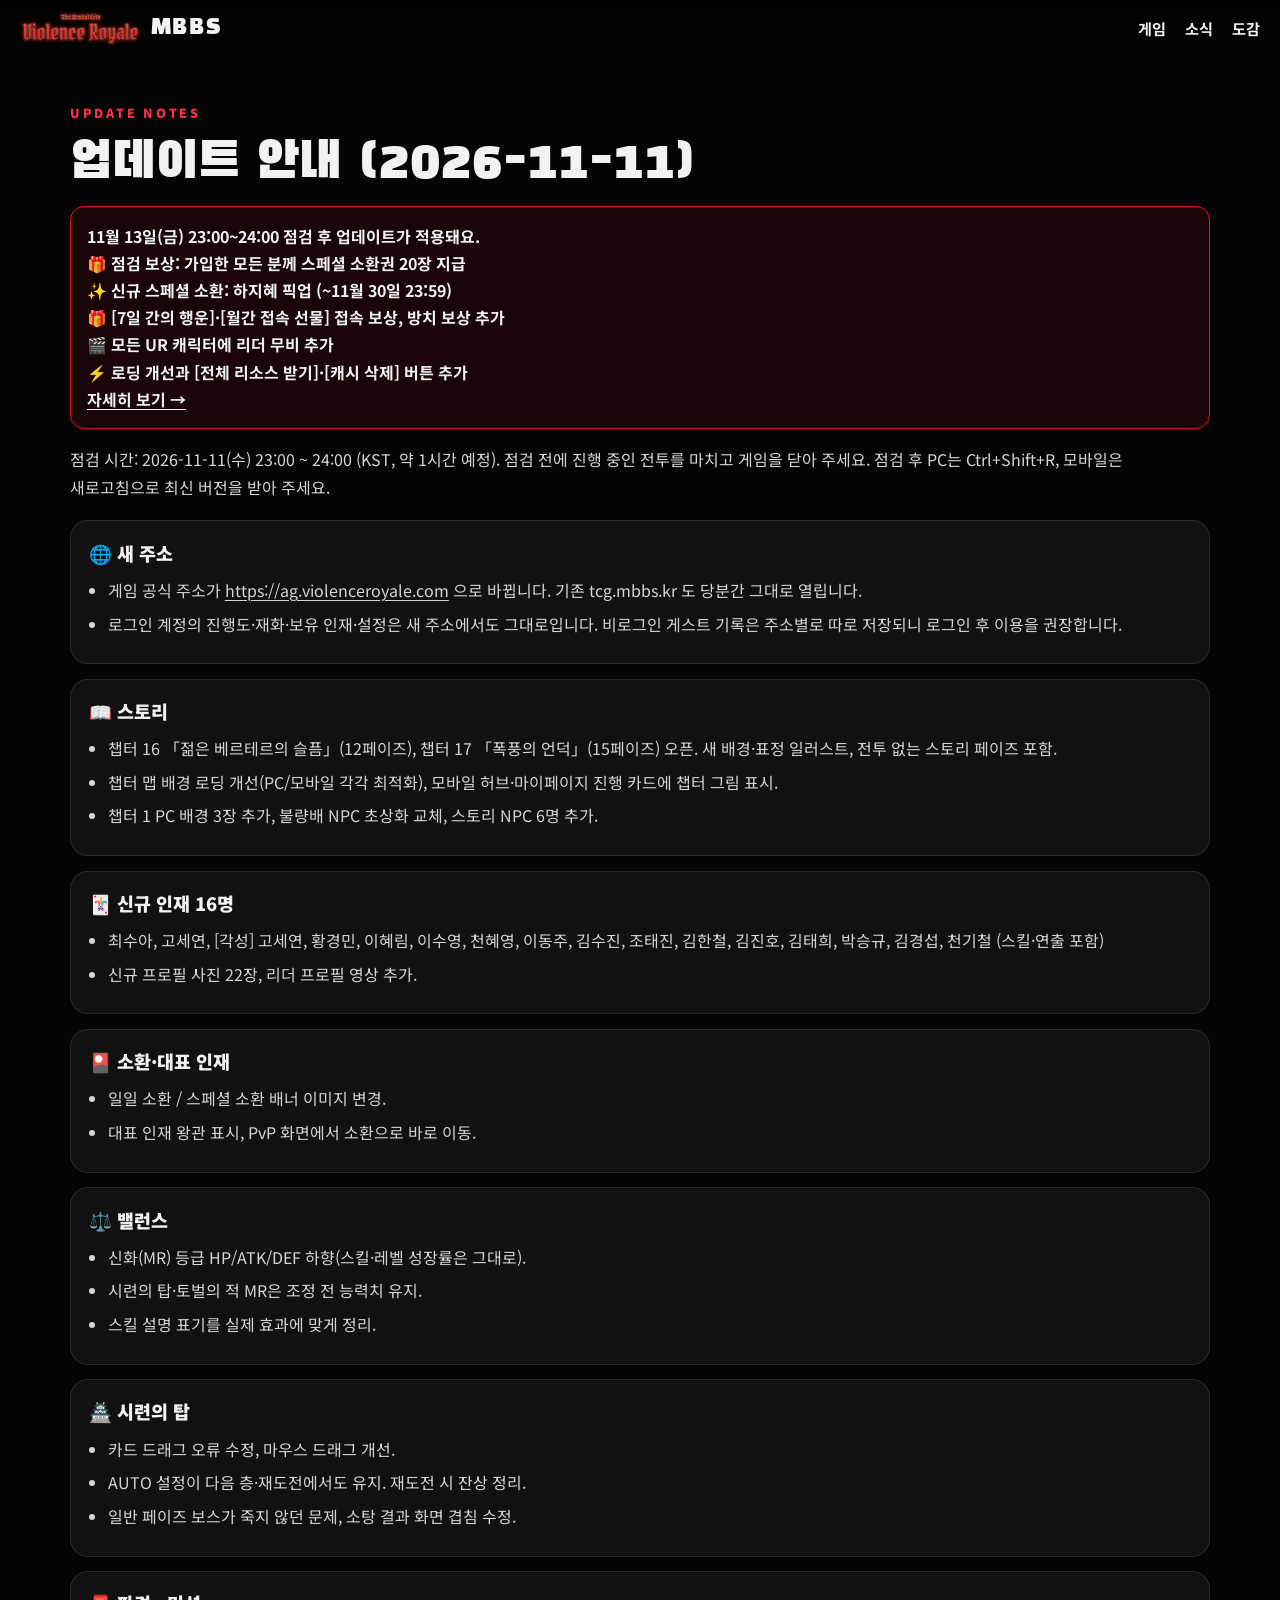
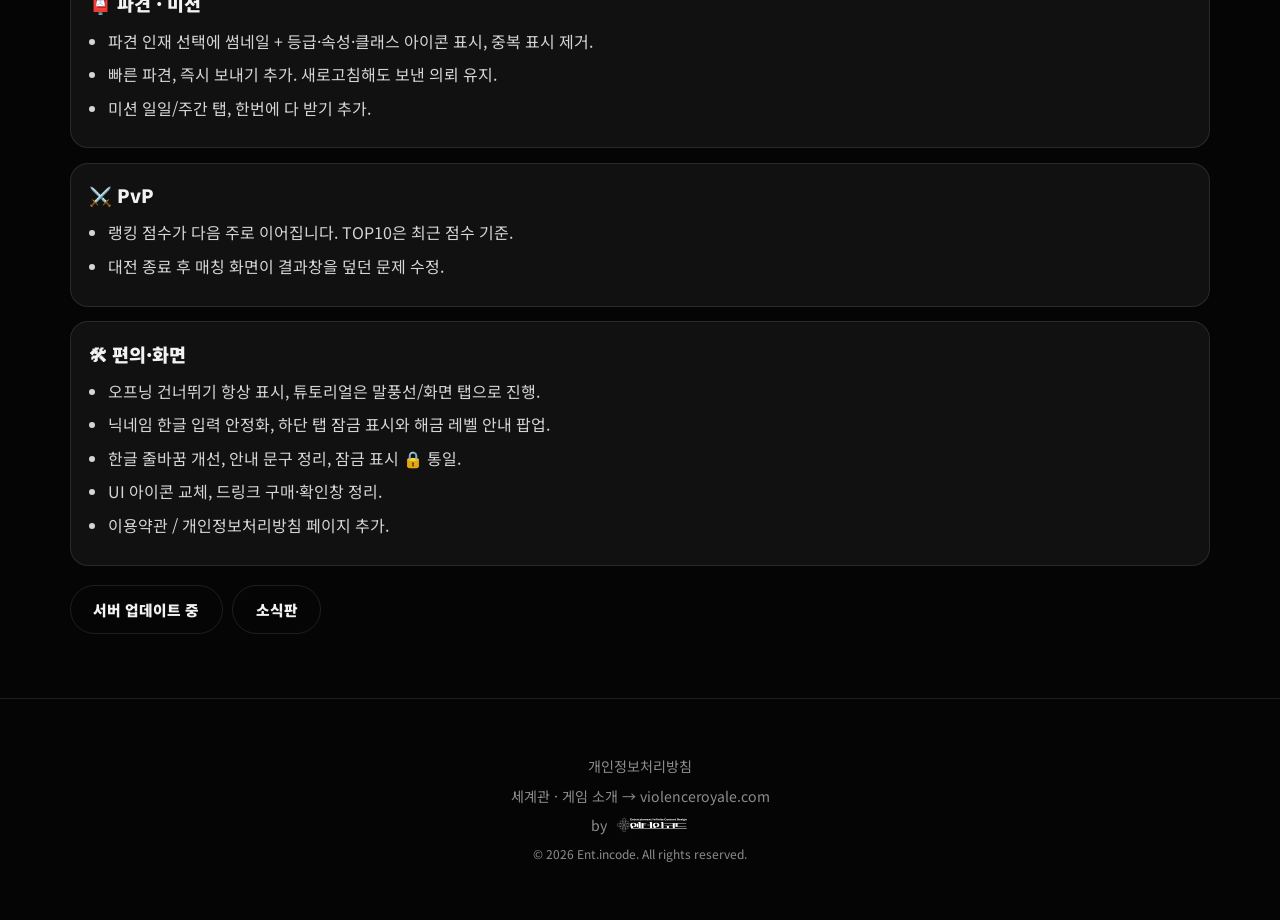
<file: news/update-20261111.html>
<!doctype html><html lang="ko"><head><meta charset="utf-8">
<meta name="viewport" content="width=device-width,initial-scale=1">
<title>업데이트 안내 (2026-11-11) — MBBS.KR</title>
<meta name="description" content="업데이트 안내 (2026-11-11). 점검 시간은 한국 시간(KST)입니다.">
<link rel="icon" type="image/webp" href="/img/favicon.webp">
<link rel="apple-touch-icon" href="/img/apple-touch-icon.png">
<link rel="preconnect" href="https://fonts.googleapis.com"><link rel="preconnect" href="https://fonts.gstatic.com" crossorigin>
<link href="https://fonts.googleapis.com/css2?family=Black+Han+Sans&family=Noto+Sans+KR:wght@400;700;900&display=swap" rel="stylesheet">
<link rel="stylesheet" href="/style.css?v=81176b71cd31">
<script async src="https://www.googletagmanager.com/gtag/js?id=G-9WVC443VE6"></script>
<script>window.dataLayer=window.dataLayer||[];function gtag(){dataLayer.push(arguments);}gtag('js',new Date());gtag('config','G-9WVC443VE6');</script>
<script type="text/javascript">(function(c,l,a,r,i,t,y){c[a]=c[a]||function(){(c[a].q=c[a].q||[]).push(arguments)};t=l.createElement(r);t.async=1;t.src="https://www.clarity.ms/tag/"+i;y=l.getElementsByTagName(r)[0];y.parentNode.insertBefore(t,y);})(window, document, "clarity", "script", "zbawtgawtd");</script>
<style>
main.page{padding:6.5rem 0 4rem}
.page h1{font-size:clamp(2rem,6vw,3.2rem);line-height:1.15;margin-bottom:.8rem}
.addr{margin:0 0 1rem;padding:.95rem 1rem;border:1px solid var(--red);border-radius:14px;background:#e0102a18;line-height:1.7;font-weight:700}
.addr a,.block a{text-decoration:underline;text-underline-offset:3px}
.when{color:#d5d5d5;line-height:1.75;margin:0 0 1.2rem}
.block{border:1px solid var(--line);border-radius:18px;background:#111;padding:1.15rem 1.15rem 1.2rem;margin:0 0 .9rem}
.block h2{font-family:'Noto Sans KR',sans-serif;font-weight:900;font-size:1.15rem;margin:0 0 .7rem}
.block ul{margin:0;padding-left:1.15rem}
.block li{color:#d5d5d5;line-height:1.7;margin:.4rem 0}
.links{display:flex;flex-wrap:wrap;gap:.6rem;margin-top:1.2rem}
.links a{min-height:44px}
@media(max-width:600px){main.page{padding:5.2rem 0 3rem}.block{padding:1rem}}
</style>
</head><body>
<header class="nav"><a class="brand" href="/"><img src="/assets/img/vr-logo.webp" alt="Violence Royale"><span>MBBS</span></a>
<nav><a href="/#games">게임</a><a href="/#news">소식</a><a href="/#dex">도감</a></nav></header>
<main class="sec page"><div class="wrap">
<p class="kicker">Update notes</p>
<h1>업데이트 안내 (2026-11-11)</h1>
<p class="addr">11월 13일(금) 23:00~24:00 점검 후 업데이트가 적용돼요.<br>
🎁 점검 보상: 가입한 모든 분께 스페셜 소환권 20장 지급<br>
✨ 신규 스페셜 소환: 하지혜 픽업 (~11월 30일 23:59)<br>
🎁 [7일 간의 행운]·[월간 접속 선물] 접속 보상, 방치 보상 추가<br>
🎬 모든 UR 캐릭터에 리더 무비 추가<br>
⚡ 로딩 개선과 [전체 리소스 받기]·[캐시 삭제] 버튼 추가<br>
<a href="/news/update-20261113">자세히 보기 →</a></p>
<p class="when">점검 시간: 2026-11-11(수) 23:00 ~ 24:00 (KST, 약 1시간 예정). 점검 전에 진행 중인 전투를 마치고 게임을 닫아 주세요. 점검 후 PC는 Ctrl+Shift+R, 모바일은 새로고침으로 최신 버전을 받아 주세요.</p>

<section class="block" id="address">
<h2>🌐 새 주소</h2>
<ul>
<li>게임 공식 주소가 <a href="https://ag.violenceroyale.com" target="_blank" rel="noopener">https://ag.violenceroyale.com</a> 으로 바뀝니다. 기존 tcg.mbbs.kr 도 당분간 그대로 열립니다.</li>
<li>로그인 계정의 진행도·재화·보유 인재·설정은 새 주소에서도 그대로입니다. 비로그인 게스트 기록은 주소별로 따로 저장되니 로그인 후 이용을 권장합니다.</li>
</ul>
</section>

<section class="block" id="story">
<h2>📖 스토리</h2>
<ul>
<li>챕터 16 「젊은 베르테르의 슬픔」(12페이즈), 챕터 17 「폭풍의 언덕」(15페이즈) 오픈. 새 배경·표정 일러스트, 전투 없는 스토리 페이즈 포함.</li>
<li>챕터 맵 배경 로딩 개선(PC/모바일 각각 최적화), 모바일 허브·마이페이지 진행 카드에 챕터 그림 표시.</li>
<li>챕터 1 PC 배경 3장 추가, 불량배 NPC 초상화 교체, 스토리 NPC 6명 추가.</li>
</ul>
</section>

<section class="block" id="roster">
<h2>🃏 신규 인재 16명</h2>
<ul>
<li>최수아, 고세연, [각성] 고세연, 황경민, 이혜림, 이수영, 천혜영, 이동주, 김수진, 조태진, 김한철, 김진호, 김태희, 박승규, 김경섭, 천기철 (스킬·연출 포함)</li>
<li>신규 프로필 사진 22장, 리더 프로필 영상 추가.</li>
</ul>
</section>

<section class="block" id="summon">
<h2>🎴 소환·대표 인재</h2>
<ul>
<li>일일 소환 / 스페셜 소환 배너 이미지 변경.</li>
<li>대표 인재 왕관 표시, PvP 화면에서 소환으로 바로 이동.</li>
</ul>
</section>

<section class="block" id="balance">
<h2>⚖️ 밸런스</h2>
<ul>
<li>신화(MR) 등급 HP/ATK/DEF 하향(스킬·레벨 성장률은 그대로).</li>
<li>시련의 탑·토벌의 적 MR은 조정 전 능력치 유지.</li>
<li>스킬 설명 표기를 실제 효과에 맞게 정리.</li>
</ul>
</section>

<section class="block" id="tower">
<h2>🏯 시련의 탑</h2>
<ul>
<li>카드 드래그 오류 수정, 마우스 드래그 개선.</li>
<li>AUTO 설정이 다음 층·재도전에서도 유지. 재도전 시 잔상 정리.</li>
<li>일반 페이즈 보스가 죽지 않던 문제, 소탕 결과 화면 겹침 수정.</li>
</ul>
</section>

<section class="block" id="dispatch">
<h2>📮 파견 · 미션</h2>
<ul>
<li>파견 인재 선택에 썸네일 + 등급·속성·클래스 아이콘 표시, 중복 표시 제거.</li>
<li>빠른 파견, 즉시 보내기 추가. 새로고침해도 보낸 의뢰 유지.</li>
<li>미션 일일/주간 탭, 한번에 다 받기 추가.</li>
</ul>
</section>

<section class="block" id="pvp">
<h2>⚔️ PvP</h2>
<ul>
<li>랭킹 점수가 다음 주로 이어집니다. TOP10은 최근 점수 기준.</li>
<li>대전 종료 후 매칭 화면이 결과창을 덮던 문제 수정.</li>
</ul>
</section>

<section class="block" id="ui">
<h2>🛠 편의·화면</h2>
<ul>
<li>오프닝 건너뛰기 항상 표시, 튜토리얼은 말풍선/화면 탭으로 진행.</li>
<li>닉네임 한글 입력 안정화, 하단 탭 잠금 표시와 해금 레벨 안내 팝업.</li>
<li>한글 줄바꿈 개선, 안내 문구 정리, 잠금 표시 🔒 통일.</li>
<li>UI 아이콘 교체, 드링크 구매·확인창 정리.</li>
<li>이용약관 / 개인정보처리방침 페이지 추가.</li>
</ul>
</section>

<div class="links">
<a class="btn ghost" href="/maintenance">서버 업데이트 중</a>
<a class="btn ghost" href="/#news">소식판</a>
</div>
</div></main>
<footer class="ft"><div class="wrap">
<p><a href="/privacy">개인정보처리방침</a></p>
<p><a href="https://violenceroyale.com" target="_blank" rel="noopener">세계관 · 게임 소개 → violenceroyale.com</a></p>
<p><a class="ent" href="https://entincode.co.kr" target="_blank" rel="noopener">by <img src="/assets/img/entincode_white.svg" alt="Ent.incode"></a></p>
<p class="c">© 2026 Ent.incode. All rights reserved.</p></div></footer>
</body></html>
</file>
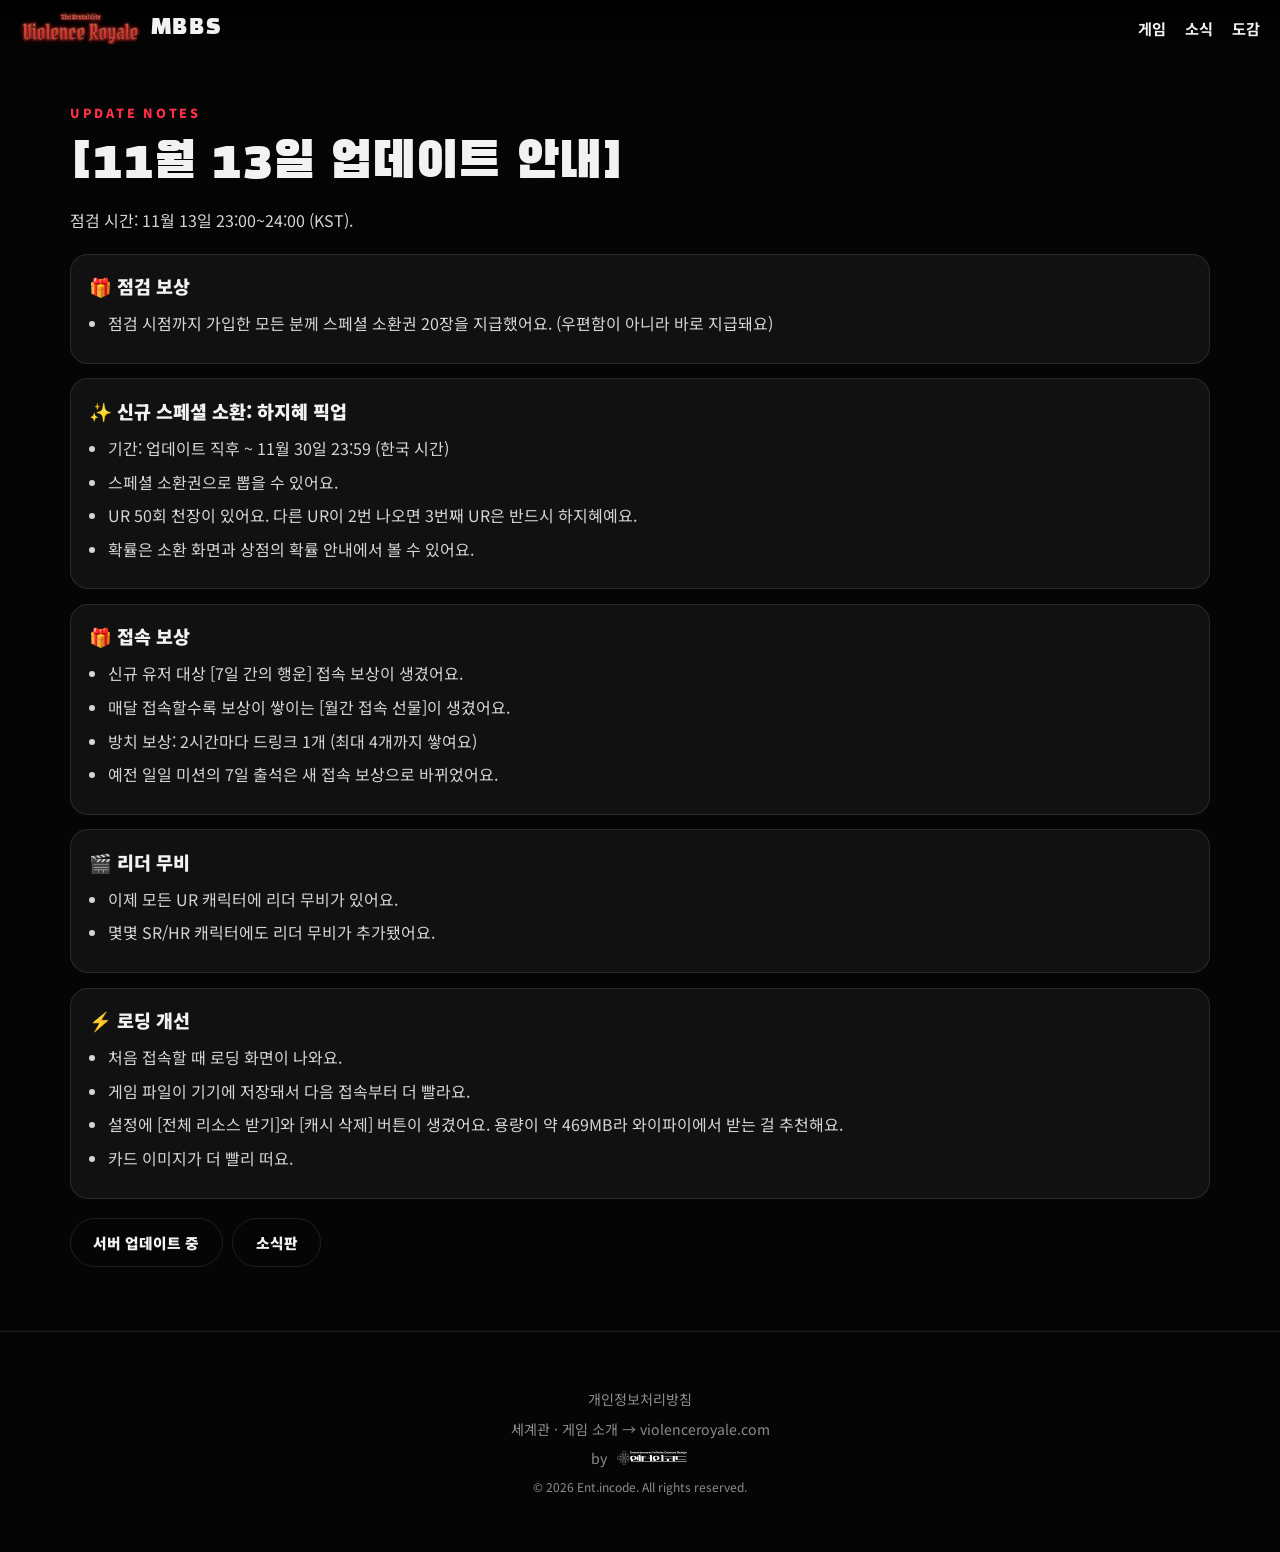
<file: news/update-20261113.html>
<!doctype html><html lang="ko"><head><meta charset="utf-8">
<meta name="viewport" content="width=device-width,initial-scale=1">
<title>[11월 13일 업데이트 안내] — MBBS.KR</title>
<meta name="description" content="11월 13일 업데이트 안내. 하지혜 픽업, 접속 보상, 리더 무비, 로딩 개선.">
<link rel="icon" type="image/webp" href="/img/favicon.webp">
<link rel="apple-touch-icon" href="/img/apple-touch-icon.png">
<link rel="preconnect" href="https://fonts.googleapis.com"><link rel="preconnect" href="https://fonts.gstatic.com" crossorigin>
<link href="https://fonts.googleapis.com/css2?family=Black+Han+Sans&family=Noto+Sans+KR:wght@400;700;900&display=swap" rel="stylesheet">
<link rel="stylesheet" href="/style.css?v=81176b71cd31">
<script async src="https://www.googletagmanager.com/gtag/js?id=G-9WVC443VE6"></script>
<script>window.dataLayer=window.dataLayer||[];function gtag(){dataLayer.push(arguments);}gtag('js',new Date());gtag('config','G-9WVC443VE6');</script>
<script type="text/javascript">(function(c,l,a,r,i,t,y){c[a]=c[a]||function(){(c[a].q=c[a].q||[]).push(arguments)};t=l.createElement(r);t.async=1;t.src="https://www.clarity.ms/tag/"+i;y=l.getElementsByTagName(r)[0];y.parentNode.insertBefore(t,y);})(window, document, "clarity", "script", "zbawtgawtd");</script>
<style>
main.page{padding:6.5rem 0 4rem}
.page h1{font-size:clamp(2rem,6vw,3.2rem);line-height:1.15;margin-bottom:.8rem}
.when{color:#d5d5d5;line-height:1.75;margin:0 0 1.2rem}
.block{border:1px solid var(--line);border-radius:18px;background:#111;padding:1.15rem 1.15rem 1.2rem;margin:0 0 .9rem}
.block h2{font-family:'Noto Sans KR',sans-serif;font-weight:900;font-size:1.15rem;margin:0 0 .7rem}
.block ul{margin:0;padding-left:1.15rem}
.block li{color:#d5d5d5;line-height:1.7;margin:.4rem 0}
.links{display:flex;flex-wrap:wrap;gap:.6rem;margin-top:1.2rem}
.links a{min-height:44px}
@media(max-width:600px){main.page{padding:5.2rem 0 3rem}.block{padding:1rem}}
</style>
</head><body>
<header class="nav"><a class="brand" href="/"><img src="/assets/img/vr-logo.webp" alt="Violence Royale"><span>MBBS</span></a>
<nav><a href="/#games">게임</a><a href="/#news">소식</a><a href="/#dex">도감</a></nav></header>
<main class="sec page"><div class="wrap">
<p class="kicker">Update notes</p>
<h1>[11월 13일 업데이트 안내]</h1>
<p class="when">점검 시간: 11월 13일 23:00~24:00 (KST).</p>

<section class="block" id="maint-reward">
<h2>🎁 점검 보상</h2>
<ul>
<li>점검 시점까지 가입한 모든 분께 스페셜 소환권 20장을 지급했어요. (우편함이 아니라 바로 지급돼요)</li>
</ul>
</section>

<section class="block" id="pickup">
<h2>✨ 신규 스페셜 소환: 하지혜 픽업</h2>
<ul>
<li>기간: 업데이트 직후 ~ 11월 30일 23:59 (한국 시간)</li>
<li>스페셜 소환권으로 뽑을 수 있어요.</li>
<li>UR 50회 천장이 있어요. 다른 UR이 2번 나오면 3번째 UR은 반드시 하지혜예요.</li>
<li>확률은 소환 화면과 상점의 확률 안내에서 볼 수 있어요.</li>
</ul>
</section>

<section class="block" id="login">
<h2>🎁 접속 보상</h2>
<ul>
<li>신규 유저 대상 [7일 간의 행운] 접속 보상이 생겼어요.</li>
<li>매달 접속할수록 보상이 쌓이는 [월간 접속 선물]이 생겼어요.</li>
<li>방치 보상: 2시간마다 드링크 1개 (최대 4개까지 쌓여요)</li>
<li>예전 일일 미션의 7일 출석은 새 접속 보상으로 바뀌었어요.</li>
</ul>
</section>

<section class="block" id="movie">
<h2>🎬 리더 무비</h2>
<ul>
<li>이제 모든 UR 캐릭터에 리더 무비가 있어요.</li>
<li>몇몇 SR/HR 캐릭터에도 리더 무비가 추가됐어요.</li>
</ul>
</section>

<section class="block" id="loading">
<h2>⚡ 로딩 개선</h2>
<ul>
<li>처음 접속할 때 로딩 화면이 나와요.</li>
<li>게임 파일이 기기에 저장돼서 다음 접속부터 더 빨라요.</li>
<li>설정에 [전체 리소스 받기]와 [캐시 삭제] 버튼이 생겼어요. 용량이 약 469MB라 와이파이에서 받는 걸 추천해요.</li>
<li>카드 이미지가 더 빨리 떠요.</li>
</ul>
</section>

<div class="links">
<a class="btn ghost" href="/maintenance">서버 업데이트 중</a>
<a class="btn ghost" href="/#news">소식판</a>
</div>
</div></main>
<footer class="ft"><div class="wrap">
<p><a href="/privacy">개인정보처리방침</a></p>
<p><a href="https://violenceroyale.com" target="_blank" rel="noopener">세계관 · 게임 소개 → violenceroyale.com</a></p>
<p><a class="ent" href="https://entincode.co.kr" target="_blank" rel="noopener">by <img src="/assets/img/entincode_white.svg" alt="Ent.incode"></a></p>
<p class="c">© 2026 Ent.incode. All rights reserved.</p></div></footer>
</body></html>
</file>
<file: style.css>
:root{--bg:#050505;--fg:#f2f2f2;--mut:#8d8d8d;--red:#e0102a;--red2:#ff3048;--line:#ffffff1a}
*{box-sizing:border-box;margin:0}html{scroll-behavior:smooth}
body{background:var(--bg);color:var(--fg);font-family:'Noto Sans KR',sans-serif;word-break:keep-all;-webkit-font-smoothing:antialiased}
a{color:inherit;text-decoration:none}img{display:block;max-width:100%}
.wrap{max-width:1180px;margin:0 auto;padding:0 1.25rem}
.nav{position:fixed;inset:0 0 auto;z-index:9;display:flex;justify-content:space-between;align-items:center;padding:.7rem 1.25rem;background:linear-gradient(#000c,#0000)}
.brand{display:flex;align-items:center;gap:.6rem;font-family:'Black Han Sans';font-size:1.3rem;letter-spacing:.08em}.brand img{height:34px}
.nav nav{display:flex;gap:1.2rem;font-weight:700;font-size:.95rem}.nav nav a:hover{color:var(--red2)}
.hero{min-height:92vh;display:flex;align-items:flex-end;background:linear-gradient(0deg,var(--bg) 4%,#0008 50%,#0006),url(assets/img/bg-tower_boss_pc.webp) center/cover}
.hero-in{max-width:1180px;width:100%;margin:0 auto;padding:0 1.25rem 12vh}
.kicker{color:var(--red2);font-weight:900;letter-spacing:.22em;font-size:.78rem;text-transform:uppercase;margin-bottom:.8rem}
h1{font-family:'Black Han Sans';font-size:clamp(2.6rem,8vw,5.6rem);line-height:1.05;font-weight:400}h1 em{font-style:normal;color:var(--red2);text-shadow:0 0 30px #e0102a88}
.lead{color:#ccc;margin:1.2rem 0 2rem;line-height:1.7;font-size:1.05rem}
.cta{display:flex;gap:.7rem;flex-wrap:wrap}
.btn{display:inline-block;padding:.8rem 1.4rem;border-radius:999px;font-weight:900;font-size:.92rem;border:1px solid var(--line);background:#ffffff12;white-space:nowrap;transition:.2s}
.btn.red{background:var(--red);border-color:var(--red);box-shadow:0 6px 24px #e0102a55}.btn:hover{transform:translateY(-2px)}.btn.ghost{background:transparent}
.sec{padding:6rem 0}.sec.dark{background:#0c0c0e;border-block:1px solid var(--line)}
h2{font-family:'Black Han Sans';font-weight:400;font-size:clamp(2rem,5vw,3rem);margin-bottom:2rem}
.sub{margin:3rem 0 1.2rem;font-size:1.2rem}
.feat{display:grid;grid-template-columns:1.5fr 1fr;border-radius:18px;overflow:hidden;border:1px solid var(--line);background:#111}
.feat img{width:100%;height:100%;min-height:280px;object-fit:cover}.feat>div{padding:2rem;display:flex;flex-direction:column;justify-content:center;gap:.8rem;align-items:flex-start}
.feat h3{font-family:'Black Han Sans';font-weight:400;font-size:2.2rem}.feat p{color:#bbb}
.tag{font-size:.7rem;font-weight:700;color:var(--red2);border:1px solid #ff304866;padding:.2rem .6rem;border-radius:999px;white-space:nowrap}
#games,#news,#dex,#top{scroll-margin-top:4.5rem}
.mg-lead{color:#bdbdbd;margin:-.4rem 0 1.1rem;line-height:1.6}
.mg-tabs{display:flex;flex-wrap:wrap;gap:.5rem;margin:0 0 1.15rem}
.mg-tab{display:inline-flex;align-items:center;justify-content:center;gap:.4rem;min-height:44px;padding:.4rem .95rem;border-radius:999px;border:1px solid var(--line);background:#ffffff0d;color:#ddd;font-weight:900;font-size:.92rem}
.mg-tab .mg-n{font-variant-numeric:tabular-nums;font-size:.75rem;color:var(--red2)}
.mg-tab[aria-selected="true"]{background:var(--red);border-color:var(--red);color:#fff;box-shadow:0 6px 20px #e0102a44}
.mg-tab[aria-selected="true"] .mg-n{color:#fff}
.mg-tab:focus-visible,.plat:focus-visible,.mg-empty a:focus-visible{outline:2px solid var(--red2);outline-offset:3px}
.mg-grid{display:grid;grid-template-columns:repeat(3,1fr);gap:1rem}
.mg-card{display:flex;flex-direction:column;background:#111;border:1px solid var(--line);border-radius:18px;overflow:hidden;min-width:0;transition:border-color .2s,transform .2s}
.mg-card[hidden]{display:none}
.mg-card:hover{border-color:var(--red);transform:translateY(-3px)}
.mg-card img{width:100%;aspect-ratio:16/9;object-fit:cover;background:#0c0c0e}
.mg-body{display:flex;flex-direction:column;gap:.45rem;padding:1rem 1rem 1.05rem;flex:1}
.mg-k{color:var(--red2);font-size:.72rem;font-weight:900;letter-spacing:.04em}
.mg-card h4{font-family:'Black Han Sans';font-weight:400;font-size:1.35rem;line-height:1.25}
.mg-d{color:#c8c8c8;font-size:.92rem;line-height:1.55}
.mg-plats{display:flex;flex-wrap:nowrap;gap:.4rem;margin-top:auto;padding-top:.35rem}
.plat{flex:1 1 0;min-width:0;min-height:44px;display:inline-flex;align-items:center;justify-content:center;padding:.45rem .4rem;border-radius:999px;border:1px solid var(--red);background:transparent;color:var(--fg);font-weight:900;font-size:.84rem;white-space:nowrap;text-align:center}
.mg-plats .plat:first-child{background:var(--red);border-color:var(--red)}
.mg-empty{margin-top:1rem;padding:1.4rem;border:1px dashed #ffffff33;border-radius:16px;text-align:center;color:#bbb}
.mg-empty[hidden]{display:none}
.mg-empty a{display:inline-flex;align-items:center;justify-content:center;min-height:44px;margin-top:.7rem;padding:.4rem 1rem;border-radius:999px;background:var(--red);font-weight:900}
.sr{position:absolute;width:1px;height:1px;padding:0;margin:-1px;overflow:hidden;clip:rect(0,0,0,0);white-space:nowrap;border:0}
.more a:hover{border-color:var(--red);transform:translateY(-3px)}
.more{display:grid;grid-template-columns:repeat(3,1fr);gap:.8rem}
.more a{border:1px solid var(--line);border-radius:12px;overflow:hidden;background:#111;transition:.2s}.more img{width:100%;aspect-ratio:4/3;object-fit:cover}
.more span{display:block;padding:.6rem;font-size:.82rem;font-weight:700;text-align:center}
.tabs{display:flex;gap:.5rem;flex-wrap:wrap;margin-bottom:1.2rem}
.tabs button,.flt button{font:inherit;font-weight:700;font-size:.85rem;color:#ccc;background:#ffffff0d;border:1px solid var(--line);padding:.45rem 1rem;border-radius:999px;cursor:pointer;white-space:nowrap}
.tabs .on,.flt .on{background:var(--red);border-color:var(--red);color:#fff}
.news{list-style:none;padding:0;display:grid;gap:.8rem}
.news li{background:#141416;border:1px solid var(--line);border-left:3px solid var(--red);border-radius:10px;padding:1.1rem 1.3rem}
.nh{display:flex;gap:.5rem;align-items:center;margin-bottom:.4rem;font-size:.75rem}.nh time{color:var(--mut);margin-left:auto}
.nt{font-weight:900;padding:.15rem .55rem;border-radius:4px;background:#333}.t-update{background:#1d4ed8}.t-event{background:#b45309}.t-patch{background:#047857}
.smp{border:1px dashed #888;color:#aaa;padding:.1rem .45rem;border-radius:4px}
.news h4{font-size:1.05rem;margin-bottom:.3rem}.news p{color:#aaa;font-size:.9rem;line-height:1.6}
.news a.news-a{display:block}.news a.news-a:hover h4{color:var(--red2)}
.flt{display:flex;gap:.8rem;align-items:center;margin-bottom:.7rem}.flt>span{font-weight:900;font-size:.85rem;width:3.2rem;flex-shrink:0;color:var(--mut)}
.flt>div{display:flex;gap:.4rem;flex-wrap:wrap}.cnt{color:var(--mut);margin:1rem 0;font-size:.85rem}
.dex{display:grid;grid-template-columns:repeat(auto-fill,minmax(170px,1fr));gap:.9rem}
.cc{position:relative;border-radius:12px;overflow:hidden;border:1px solid var(--line);background:#111}.cc img{width:100%;aspect-ratio:3/4;object-fit:cover}
.cc figcaption{position:absolute;inset:auto 0 0;display:flex;flex-wrap:wrap;align-items:center;gap:.4rem;row-gap:.35rem;padding:2.2rem .7rem .7rem;background:linear-gradient(#0000,#000e)}
.cc b,.cc .el{white-space:nowrap;flex-shrink:0}.cc b{font-size:.95rem}.cc em{font-style:normal;color:var(--gc)}
.el{font-size:.62rem;font-weight:900;padding:.15rem .5rem;border-radius:999px;border:1px solid var(--ec);color:var(--ec)}
.gr-n{--gc:#9ca3af}.gr-r{--gc:#84cc16}.gr-hr{--gc:#3b82f6}.gr-sr{--gc:#a855f7}.gr-ur{--gc:#eab308}.gr-mr{--gc:#ef4444}
.el-fire{--ec:#fb923c}.el-wind{--ec:#5eead4}.el-ice{--ec:#7dd3fc}.el-dark{--ec:#c084fc}.el-light{--ec:#fde047}.el-abyss{--ec:#f43f5e;box-shadow:0 0 8px #f43f5e88}
.empty{color:var(--mut);padding:2rem 0}
.ft{padding:3rem 0;text-align:center;border-top:1px solid var(--line);color:var(--mut);font-size:.88rem}.ft p{margin:.6rem 0}.ft a:hover{color:#fff}
.ent{display:inline-flex;align-items:center;gap:.5rem}.ent img{height:18px}.c{font-size:.75rem}
@media(max-width:980px){.mg-grid{grid-template-columns:repeat(2,1fr)}}
@media(max-width:900px){.feat{grid-template-columns:1fr}.feat img{min-height:200px}}
@media(max-width:600px){.sec{padding:4rem 0}.nav nav{gap:.9rem;font-size:.85rem}.brand img{height:28px}
.dex{grid-template-columns:repeat(2,1fr);gap:.6rem}.cc figcaption{padding:2rem .55rem .6rem;gap:.3rem}.cc b{font-size:.88rem}.cc .el{font-size:.58rem}
.more{grid-template-columns:repeat(2,1fr)}.mg-card h4{font-size:1.2rem}.mg-d{font-size:.88rem}
.flt{align-items:flex-start;flex-direction:column;gap:.4rem}.feat>div{padding:1.4rem}.feat h3{font-size:1.7rem}}
@media(max-width:640px){.mg-grid{grid-template-columns:1fr}.mg-body{padding:.9rem .9rem 1rem}}
@media (prefers-reduced-motion: reduce){html{scroll-behavior:auto}.mg-card,.mg-tab,.plat,.btn,.more a{transition:none}.mg-card:hover,.btn:hover,.more a:hover{transform:none}}
img{-webkit-user-drag:none;-webkit-touch-callout:none}
</file>
